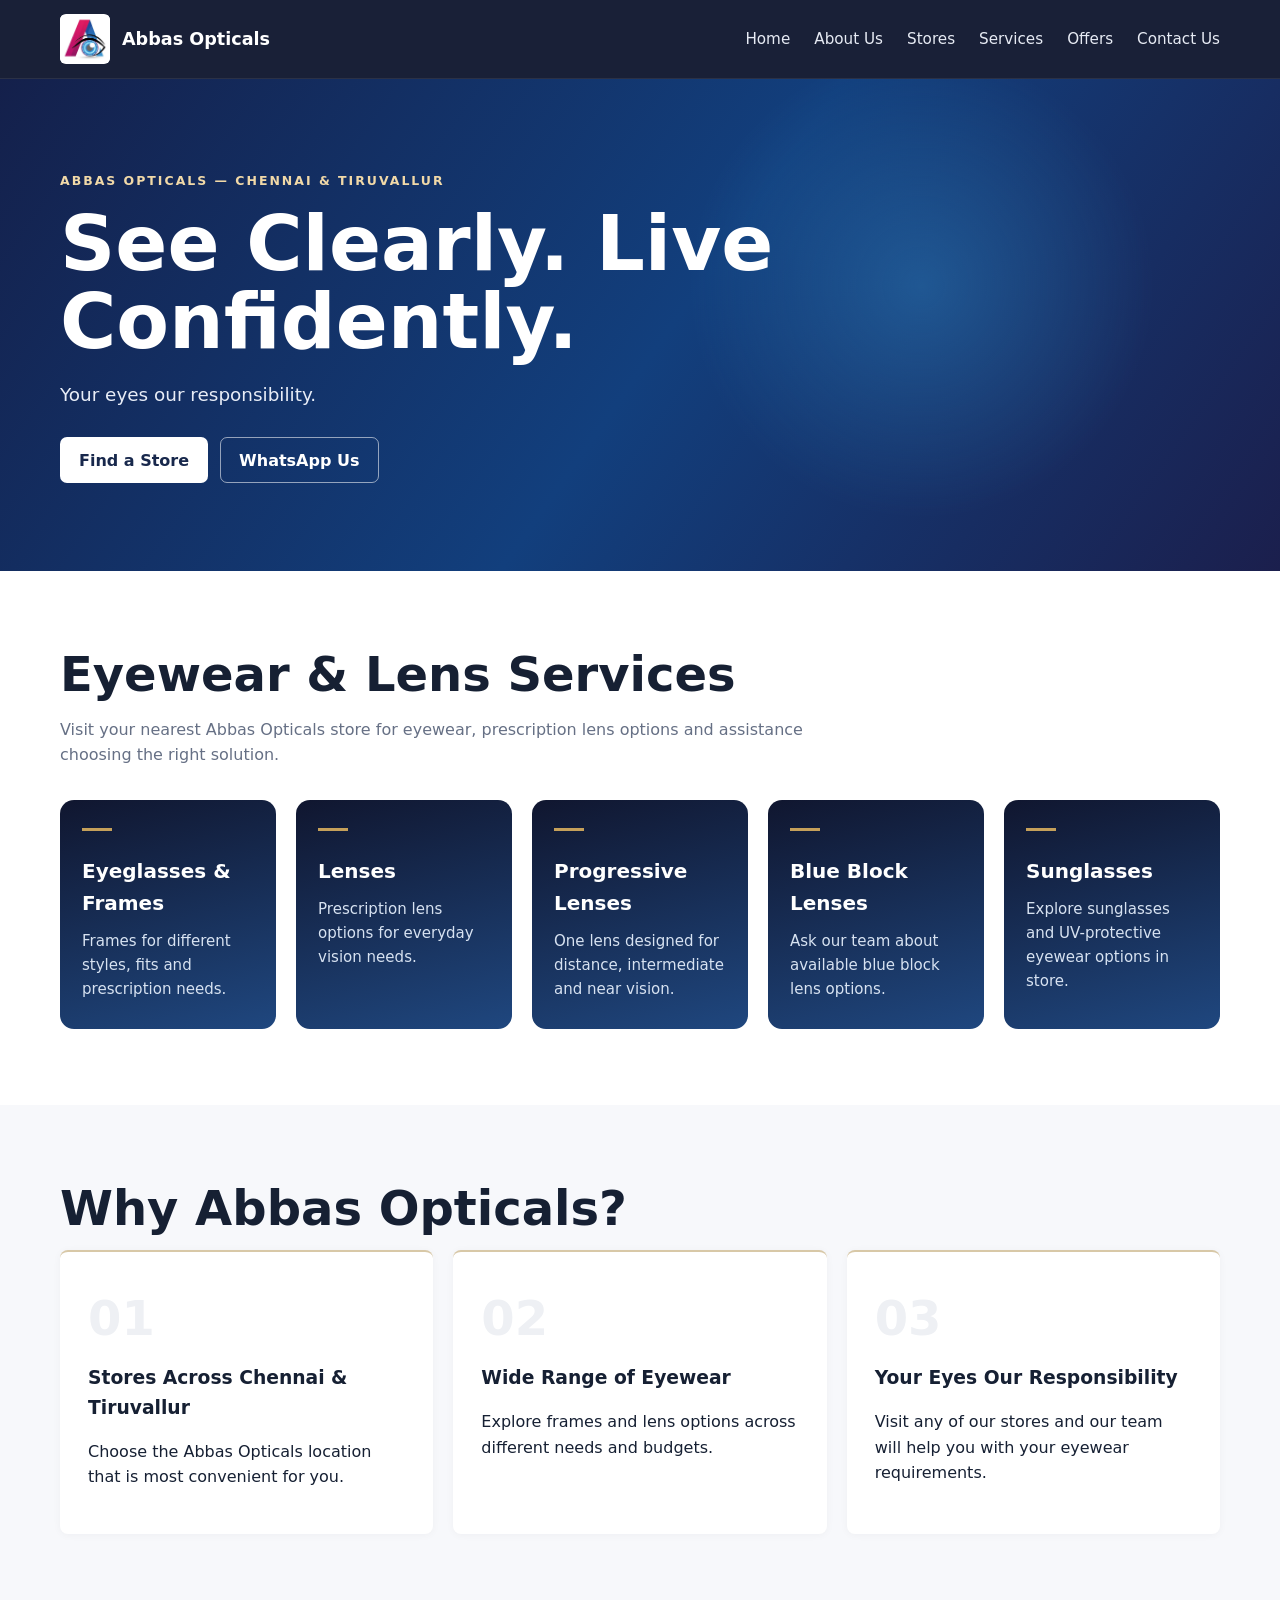
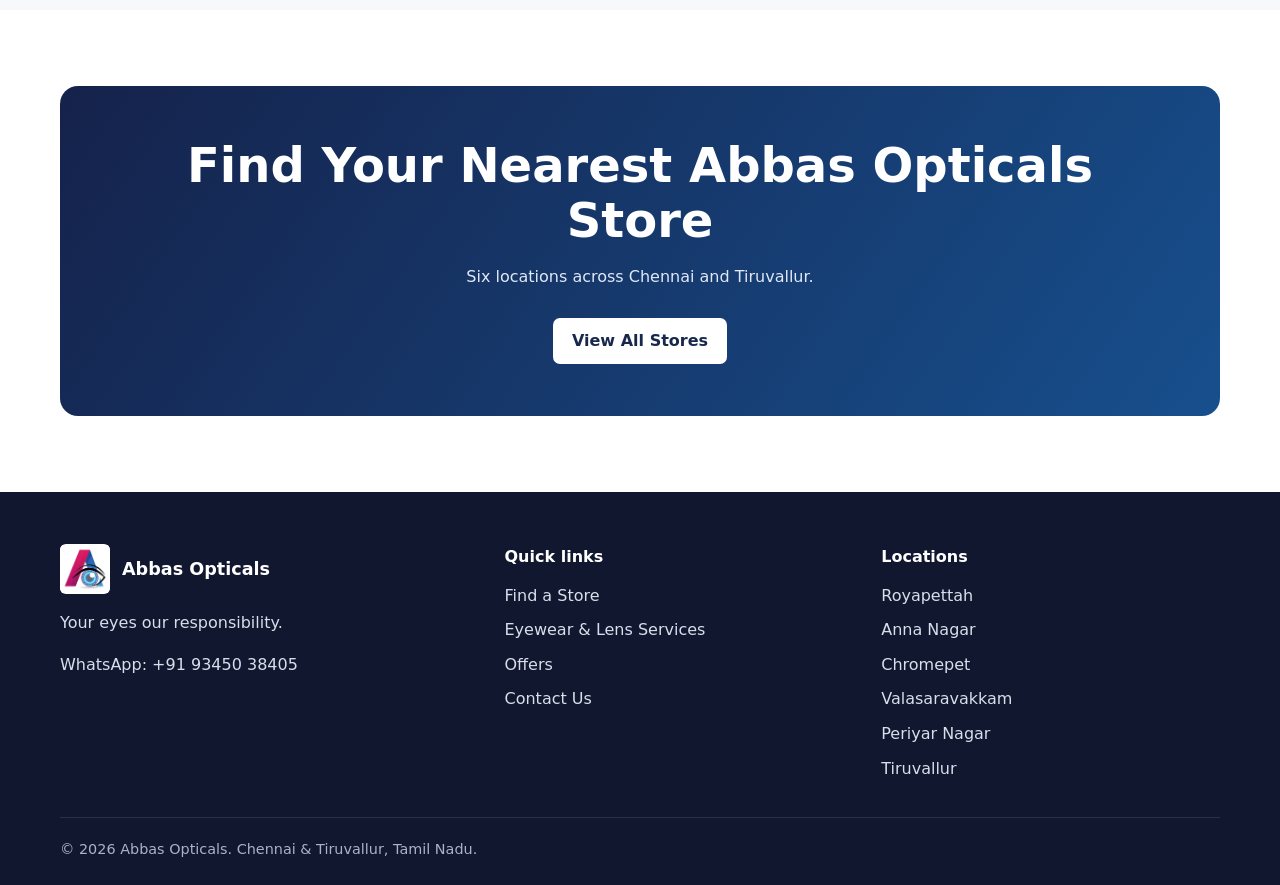
<file: index.html>
<!doctype html><html lang="en"><head><meta charset="utf-8"><meta name="viewport" content="width=device-width,initial-scale=1"><title>Abbas Opticals | Eyewear Stores in Chennai &amp; Tiruvallur</title><meta name="description" content="Find Abbas Opticals stores across Chennai and Tiruvallur. View store addresses, phone numbers, opening hours, directions and eyewear services."><link rel="canonical" href="https://abbasopticals.com/"><link rel="icon" href="/assets/logo.png"><link rel="stylesheet" href="/assets/styles.css"><script type="application/ld+json">{"@context": "https://schema.org", "@type": "Organization", "name": "Abbas Opticals", "url": "https://abbasopticals.com", "logo": "https://abbasopticals.com/assets/logo.png", "contactPoint": {"@type": "ContactPoint", "contactType": "customer service", "telephone": "+91-93450-38405"}, "areaServed": ["Chennai", "Tiruvallur"]}</script></head><body><header class="site-header"><div class="container nav"><a class="brand" href="/"> <img src="/assets/logo.png" alt="Abbas Opticals logo"><span>Abbas Opticals</span></a><button class="menu-btn" aria-label="Open menu">☰</button><nav class="navlinks"><a href="/">Home</a><a href="/about.html">About Us</a><a href="/stores/">Stores</a><a href="/services.html">Services</a><a href="/offers.html">Offers</a><a href="/contact.html">Contact Us</a></nav></div></header><main><section class="hero"><div class="container"><div class="eyebrow">Abbas Opticals — Chennai & Tiruvallur</div><h1>See Clearly. Live Confidently.</h1><p>Your eyes our responsibility.</p><div class="actions"><a class="btn btn-primary" href="/stores/">Find a Store</a><a class="btn btn-secondary" href="https://wa.me/919345038405?text=Hi%20Abbas%20Opticals%2C%20I%20found%20you%20through%20your%20website%20and%20would%20like%20assistance." target="_blank" rel="noopener">WhatsApp Us</a></div></div></section>
<section class="section"><div class="container"><h2>Eyewear & Lens Services</h2><p class="lead">Visit your nearest Abbas Opticals store for eyewear, prescription lens options and assistance choosing the right solution.</p><div class="grid service-grid"><div class="service"><div class="bar"></div><h3>Eyeglasses & Frames</h3><p>Frames for different styles, fits and prescription needs.</p></div><div class="service"><div class="bar"></div><h3>Lenses</h3><p>Prescription lens options for everyday vision needs.</p></div><div class="service"><div class="bar"></div><h3>Progressive Lenses</h3><p>One lens designed for distance, intermediate and near vision.</p></div><div class="service"><div class="bar"></div><h3>Blue Block Lenses</h3><p>Ask our team about available blue block lens options.</p></div><div class="service"><div class="bar"></div><h3>Sunglasses</h3><p>Explore sunglasses and UV-protective eyewear options in store.</p></div></div></div></section>
<section class="section alt"><div class="container"><h2>Why Abbas Opticals?</h2><div class="grid three"><div class="reason"><div class="num">01</div><h3>Stores Across Chennai & Tiruvallur</h3><p>Choose the Abbas Opticals location that is most convenient for you.</p></div><div class="reason"><div class="num">02</div><h3>Wide Range of Eyewear</h3><p>Explore frames and lens options across different needs and budgets.</p></div><div class="reason"><div class="num">03</div><h3>Your Eyes Our Responsibility</h3><p>Visit any of our stores and our team will help you with your eyewear requirements.</p></div></div></div></section>
<section class="section"><div class="container"><div class="cta"><h2>Find Your Nearest Abbas Opticals Store</h2><p>Six locations across Chennai and Tiruvallur.</p><div class="actions" style="justify-content:center"><a class="btn btn-primary" href="/stores/">View All Stores</a></div></div></div></section></main><footer class="footer"><div class="container"><div class="footer-grid"><div><a class="brand" href="/"><img src="/assets/logo.png" alt="Abbas Opticals logo"><span>Abbas Opticals</span></a><p>Your eyes our responsibility.</p><a href="https://wa.me/919345038405?text=Hi%20Abbas%20Opticals%2C%20I%20found%20you%20through%20your%20website%20and%20would%20like%20assistance." target="_blank" rel="noopener">WhatsApp: +91 93450 38405</a></div><div><h4>Quick links</h4><div class="footer-links"><a href="/stores/">Find a Store</a><a href="/services.html">Eyewear & Lens Services</a><a href="/offers.html">Offers</a><a href="/contact.html">Contact Us</a></div></div><div><h4>Locations</h4><div class="footer-links"><a href="/stores/royapettah.html">Royapettah</a><a href="/stores/anna-nagar.html">Anna Nagar</a><a href="/stores/chromepet.html">Chromepet</a><a href="/stores/valasaravakkam.html">Valasaravakkam</a><a href="/stores/periyar-nagar.html">Periyar Nagar</a><a href="/stores/tiruvallur.html">Tiruvallur</a></div></div></div><div class="copyright">© 2026 Abbas Opticals. Chennai & Tiruvallur, Tamil Nadu.</div></div></footer><script src="/assets/site.js" defer></script></body></html>
</file>
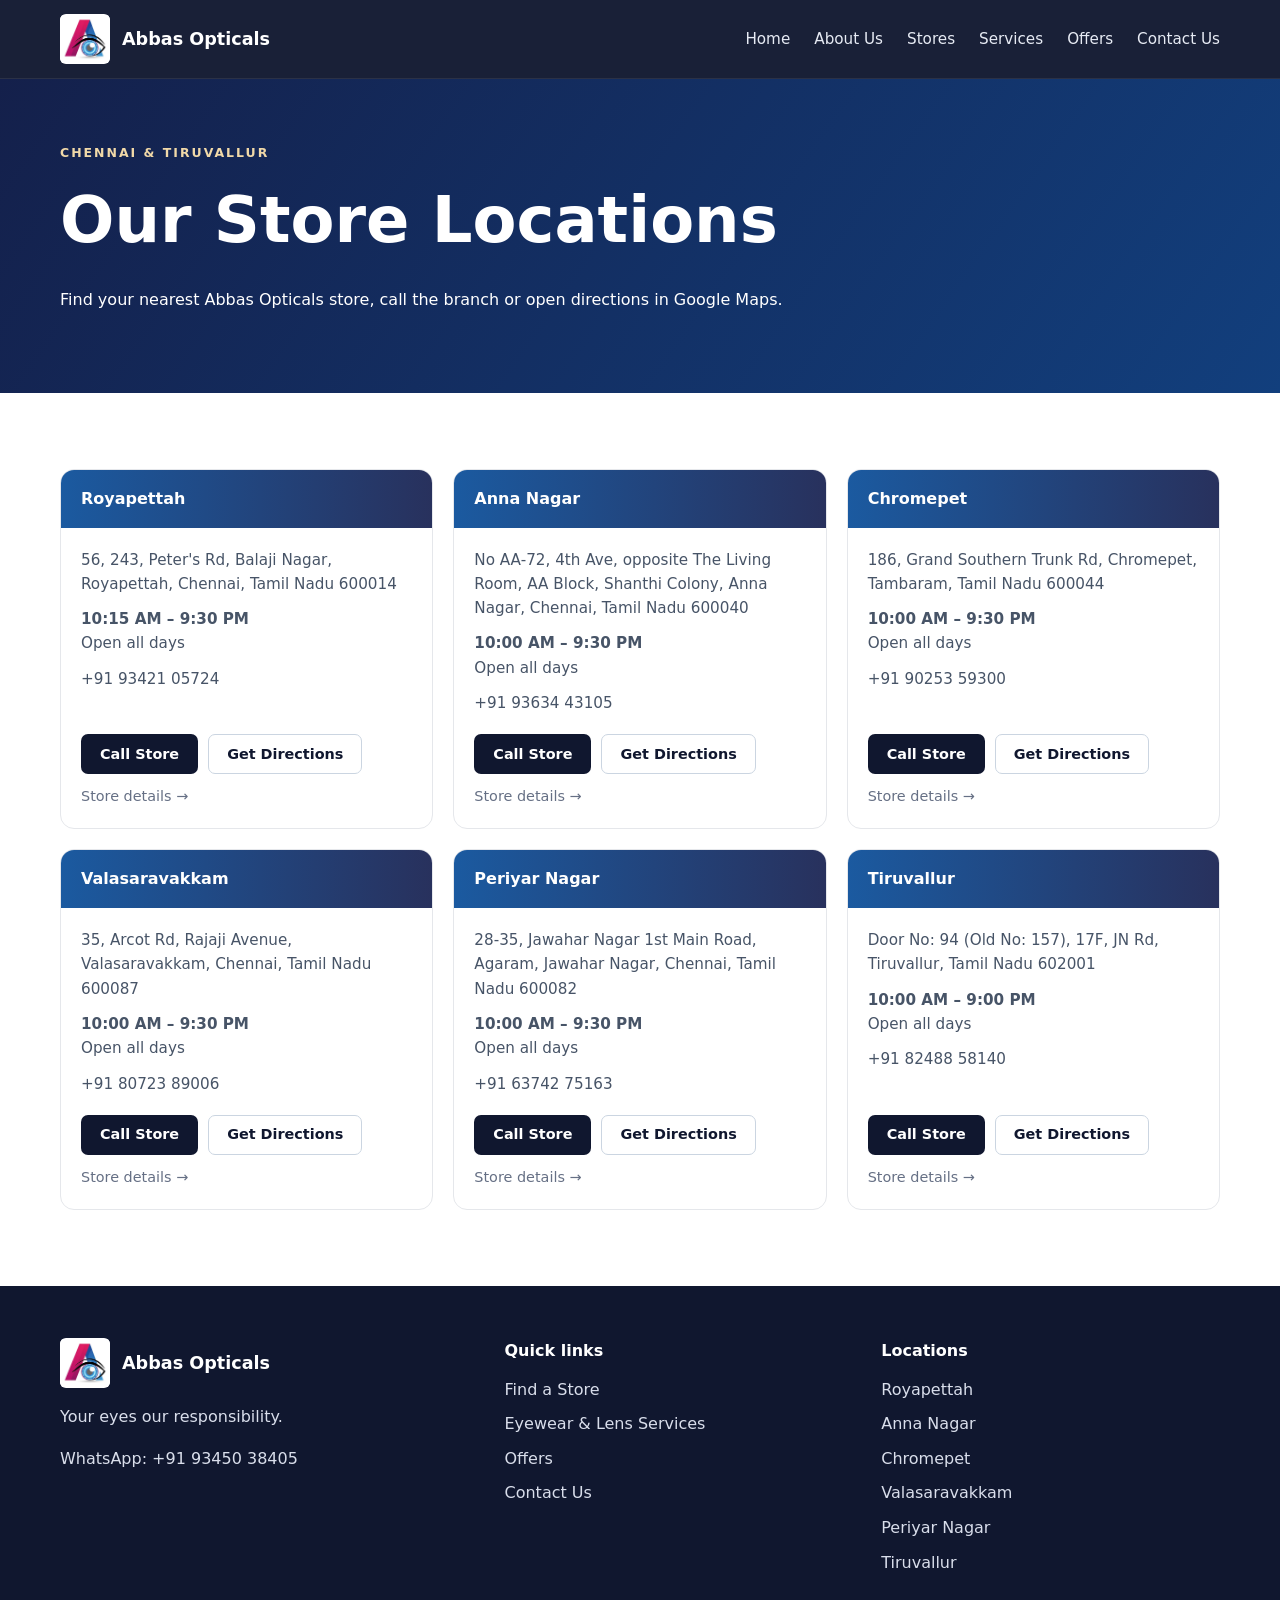
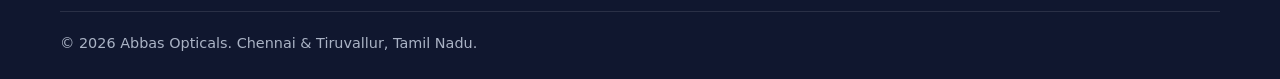
<file: stores/index.html>
<!doctype html><html lang="en"><head><meta charset="utf-8"><meta name="viewport" content="width=device-width,initial-scale=1"><title>Abbas Opticals Store Locations</title><meta name="description" content="Find Abbas Opticals stores in Royapettah, Anna Nagar, Chromepet, Valasaravakkam, Periyar Nagar and Tiruvallur."><link rel="canonical" href="https://abbasopticals.com/stores/"><link rel="icon" href="/assets/logo.png"><link rel="stylesheet" href="/assets/styles.css"></head><body><header class="site-header"><div class="container nav"><a class="brand" href="/"> <img src="/assets/logo.png" alt="Abbas Opticals logo"><span>Abbas Opticals</span></a><button class="menu-btn" aria-label="Open menu">☰</button><nav class="navlinks"><a href="/">Home</a><a href="/about.html">About Us</a><a href="/stores/">Stores</a><a href="/services.html">Services</a><a href="/offers.html">Offers</a><a href="/contact.html">Contact Us</a></nav></div></header><main><section class="page-hero"><div class="container"><div class="eyebrow">Chennai & Tiruvallur</div><h1>Our Store Locations</h1><p>Find your nearest Abbas Opticals store, call the branch or open directions in Google Maps.</p></div></section><section class="section"><div class="container"><div class="grid stores-grid"><article class="store-card"><div class="head">Royapettah</div><div class="body"><div class="meta">56, 243, Peter's Rd, Balaji Nagar, Royapettah, Chennai, Tamil Nadu 600014</div><div class="meta"><strong>10:15 AM – 9:30 PM</strong><br>Open all days</div><div class="meta"><a href="tel:+919342105724">+91 93421 05724</a></div><div class="store-actions"><a class="btn btn-dark" href="tel:+919342105724">Call Store</a><a class="btn btn-outline" href="https://share.google/uCdXD1ZW5gvnIDTOS" target="_blank" rel="noopener">Get Directions</a></div><a class="small" href="/stores/royapettah.html">Store details →</a></div></article><article class="store-card"><div class="head">Anna Nagar</div><div class="body"><div class="meta">No AA-72, 4th Ave, opposite The Living Room, AA Block, Shanthi Colony, Anna Nagar, Chennai, Tamil Nadu 600040</div><div class="meta"><strong>10:00 AM – 9:30 PM</strong><br>Open all days</div><div class="meta"><a href="tel:+919363443105">+91 93634 43105</a></div><div class="store-actions"><a class="btn btn-dark" href="tel:+919363443105">Call Store</a><a class="btn btn-outline" href="https://share.google/SbbnxvnTO7bFYa6qw" target="_blank" rel="noopener">Get Directions</a></div><a class="small" href="/stores/anna-nagar.html">Store details →</a></div></article><article class="store-card"><div class="head">Chromepet</div><div class="body"><div class="meta">186, Grand Southern Trunk Rd, Chromepet, Tambaram, Tamil Nadu 600044</div><div class="meta"><strong>10:00 AM – 9:30 PM</strong><br>Open all days</div><div class="meta"><a href="tel:+919025359300">+91 90253 59300</a></div><div class="store-actions"><a class="btn btn-dark" href="tel:+919025359300">Call Store</a><a class="btn btn-outline" href="https://share.google/uc9RBxB8da132KmlM" target="_blank" rel="noopener">Get Directions</a></div><a class="small" href="/stores/chromepet.html">Store details →</a></div></article><article class="store-card"><div class="head">Valasaravakkam</div><div class="body"><div class="meta">35, Arcot Rd, Rajaji Avenue, Valasaravakkam, Chennai, Tamil Nadu 600087</div><div class="meta"><strong>10:00 AM – 9:30 PM</strong><br>Open all days</div><div class="meta"><a href="tel:+918072389006">+91 80723 89006</a></div><div class="store-actions"><a class="btn btn-dark" href="tel:+918072389006">Call Store</a><a class="btn btn-outline" href="https://share.google/SswGbIdh7DWVJxGRd" target="_blank" rel="noopener">Get Directions</a></div><a class="small" href="/stores/valasaravakkam.html">Store details →</a></div></article><article class="store-card"><div class="head">Periyar Nagar</div><div class="body"><div class="meta">28-35, Jawahar Nagar 1st Main Road, Agaram, Jawahar Nagar, Chennai, Tamil Nadu 600082</div><div class="meta"><strong>10:00 AM – 9:30 PM</strong><br>Open all days</div><div class="meta"><a href="tel:+916374275163">+91 63742 75163</a></div><div class="store-actions"><a class="btn btn-dark" href="tel:+916374275163">Call Store</a><a class="btn btn-outline" href="https://share.google/J8e9quARTIwfPeVNs" target="_blank" rel="noopener">Get Directions</a></div><a class="small" href="/stores/periyar-nagar.html">Store details →</a></div></article><article class="store-card"><div class="head">Tiruvallur</div><div class="body"><div class="meta">Door No: 94 (Old No: 157), 17F, JN Rd, Tiruvallur, Tamil Nadu 602001</div><div class="meta"><strong>10:00 AM – 9:00 PM</strong><br>Open all days</div><div class="meta"><a href="tel:+918248858140">+91 82488 58140</a></div><div class="store-actions"><a class="btn btn-dark" href="tel:+918248858140">Call Store</a><a class="btn btn-outline" href="https://share.google/GbrHIPQPOe6J3nFgJ" target="_blank" rel="noopener">Get Directions</a></div><a class="small" href="/stores/tiruvallur.html">Store details →</a></div></article></div></div></section></main><footer class="footer"><div class="container"><div class="footer-grid"><div><a class="brand" href="/"><img src="/assets/logo.png" alt="Abbas Opticals logo"><span>Abbas Opticals</span></a><p>Your eyes our responsibility.</p><a href="https://wa.me/919345038405?text=Hi%20Abbas%20Opticals%2C%20I%20found%20you%20through%20your%20website%20and%20would%20like%20assistance." target="_blank" rel="noopener">WhatsApp: +91 93450 38405</a></div><div><h4>Quick links</h4><div class="footer-links"><a href="/stores/">Find a Store</a><a href="/services.html">Eyewear & Lens Services</a><a href="/offers.html">Offers</a><a href="/contact.html">Contact Us</a></div></div><div><h4>Locations</h4><div class="footer-links"><a href="/stores/royapettah.html">Royapettah</a><a href="/stores/anna-nagar.html">Anna Nagar</a><a href="/stores/chromepet.html">Chromepet</a><a href="/stores/valasaravakkam.html">Valasaravakkam</a><a href="/stores/periyar-nagar.html">Periyar Nagar</a><a href="/stores/tiruvallur.html">Tiruvallur</a></div></div></div><div class="copyright">© 2026 Abbas Opticals. Chennai & Tiruvallur, Tamil Nadu.</div></div></footer><script src="/assets/site.js" defer></script></body></html>
</file>
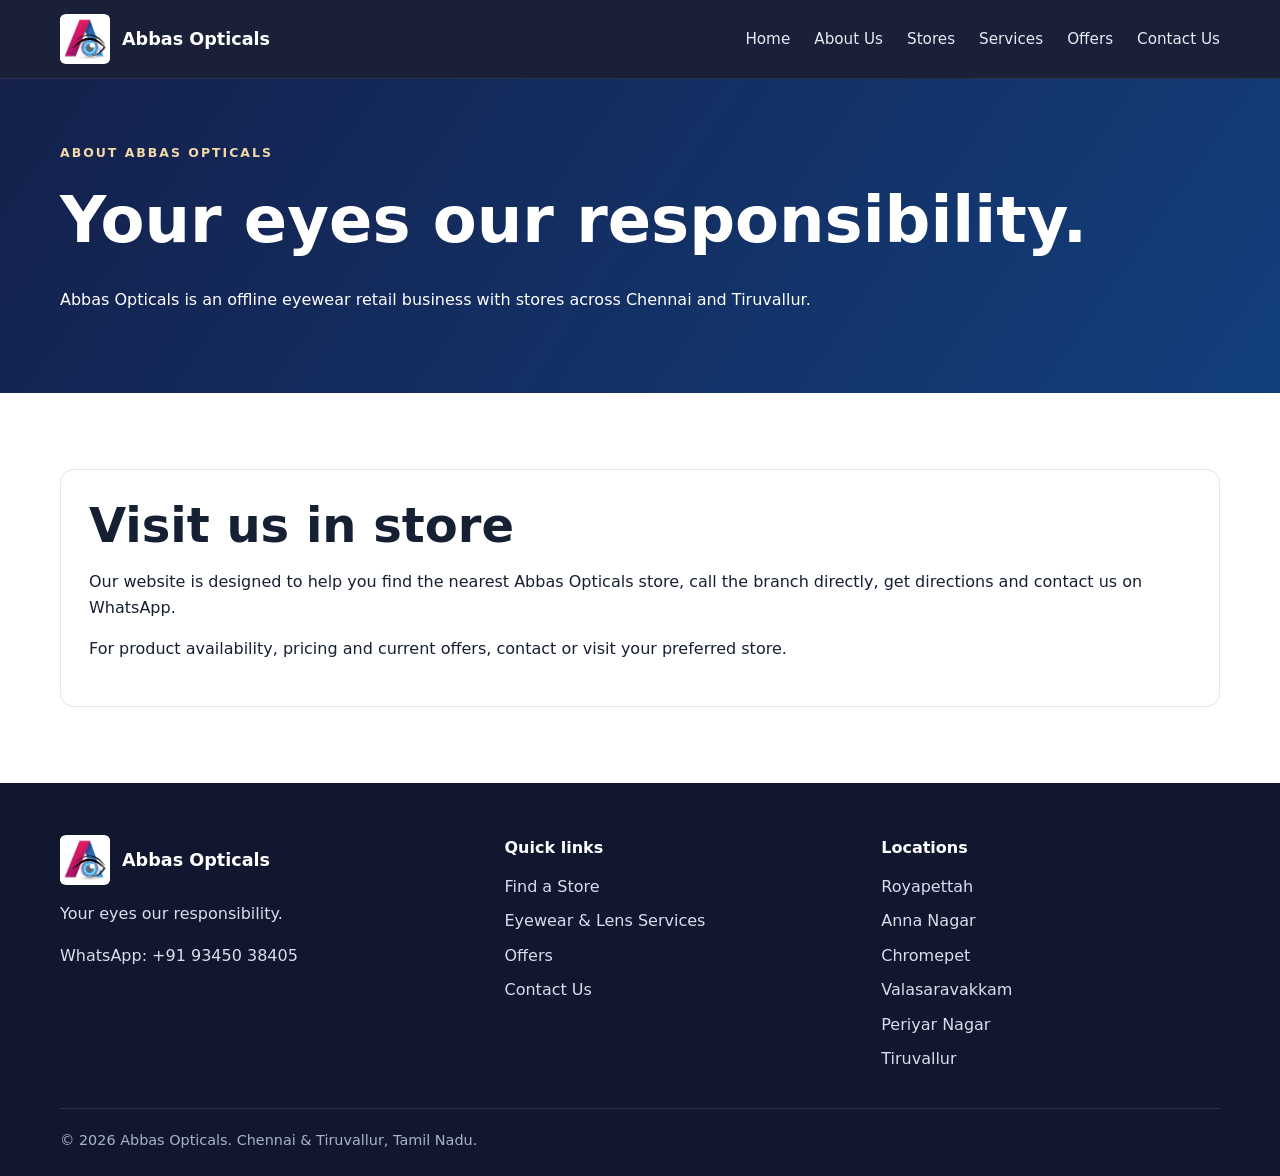
<file: about.html>
<!doctype html><html lang="en"><head><meta charset="utf-8"><meta name="viewport" content="width=device-width,initial-scale=1"><title>About Abbas Opticals</title><meta name="description" content="Learn about Abbas Opticals and find our eyewear stores across Chennai and Tiruvallur."><link rel="canonical" href="https://abbasopticals.com/about.html"><link rel="icon" href="/assets/logo.png"><link rel="stylesheet" href="/assets/styles.css"></head><body><header class="site-header"><div class="container nav"><a class="brand" href="/"> <img src="/assets/logo.png" alt="Abbas Opticals logo"><span>Abbas Opticals</span></a><button class="menu-btn" aria-label="Open menu">☰</button><nav class="navlinks"><a href="/">Home</a><a href="/about.html">About Us</a><a href="/stores/">Stores</a><a href="/services.html">Services</a><a href="/offers.html">Offers</a><a href="/contact.html">Contact Us</a></nav></div></header><main><section class="page-hero"><div class="container"><div class="eyebrow">About Abbas Opticals</div><h1>Your eyes our responsibility.</h1><p>Abbas Opticals is an offline eyewear retail business with stores across Chennai and Tiruvallur.</p></div></section><section class="section"><div class="container"><div class="content-card"><h2>Visit us in store</h2><p>Our website is designed to help you find the nearest Abbas Opticals store, call the branch directly, get directions and contact us on WhatsApp.</p><p>For product availability, pricing and current offers, contact or visit your preferred store.</p></div></div></section></main><footer class="footer"><div class="container"><div class="footer-grid"><div><a class="brand" href="/"><img src="/assets/logo.png" alt="Abbas Opticals logo"><span>Abbas Opticals</span></a><p>Your eyes our responsibility.</p><a href="https://wa.me/919345038405?text=Hi%20Abbas%20Opticals%2C%20I%20found%20you%20through%20your%20website%20and%20would%20like%20assistance." target="_blank" rel="noopener">WhatsApp: +91 93450 38405</a></div><div><h4>Quick links</h4><div class="footer-links"><a href="/stores/">Find a Store</a><a href="/services.html">Eyewear & Lens Services</a><a href="/offers.html">Offers</a><a href="/contact.html">Contact Us</a></div></div><div><h4>Locations</h4><div class="footer-links"><a href="/stores/royapettah.html">Royapettah</a><a href="/stores/anna-nagar.html">Anna Nagar</a><a href="/stores/chromepet.html">Chromepet</a><a href="/stores/valasaravakkam.html">Valasaravakkam</a><a href="/stores/periyar-nagar.html">Periyar Nagar</a><a href="/stores/tiruvallur.html">Tiruvallur</a></div></div></div><div class="copyright">© 2026 Abbas Opticals. Chennai & Tiruvallur, Tamil Nadu.</div></div></footer><script src="/assets/site.js" defer></script></body></html>
</file>
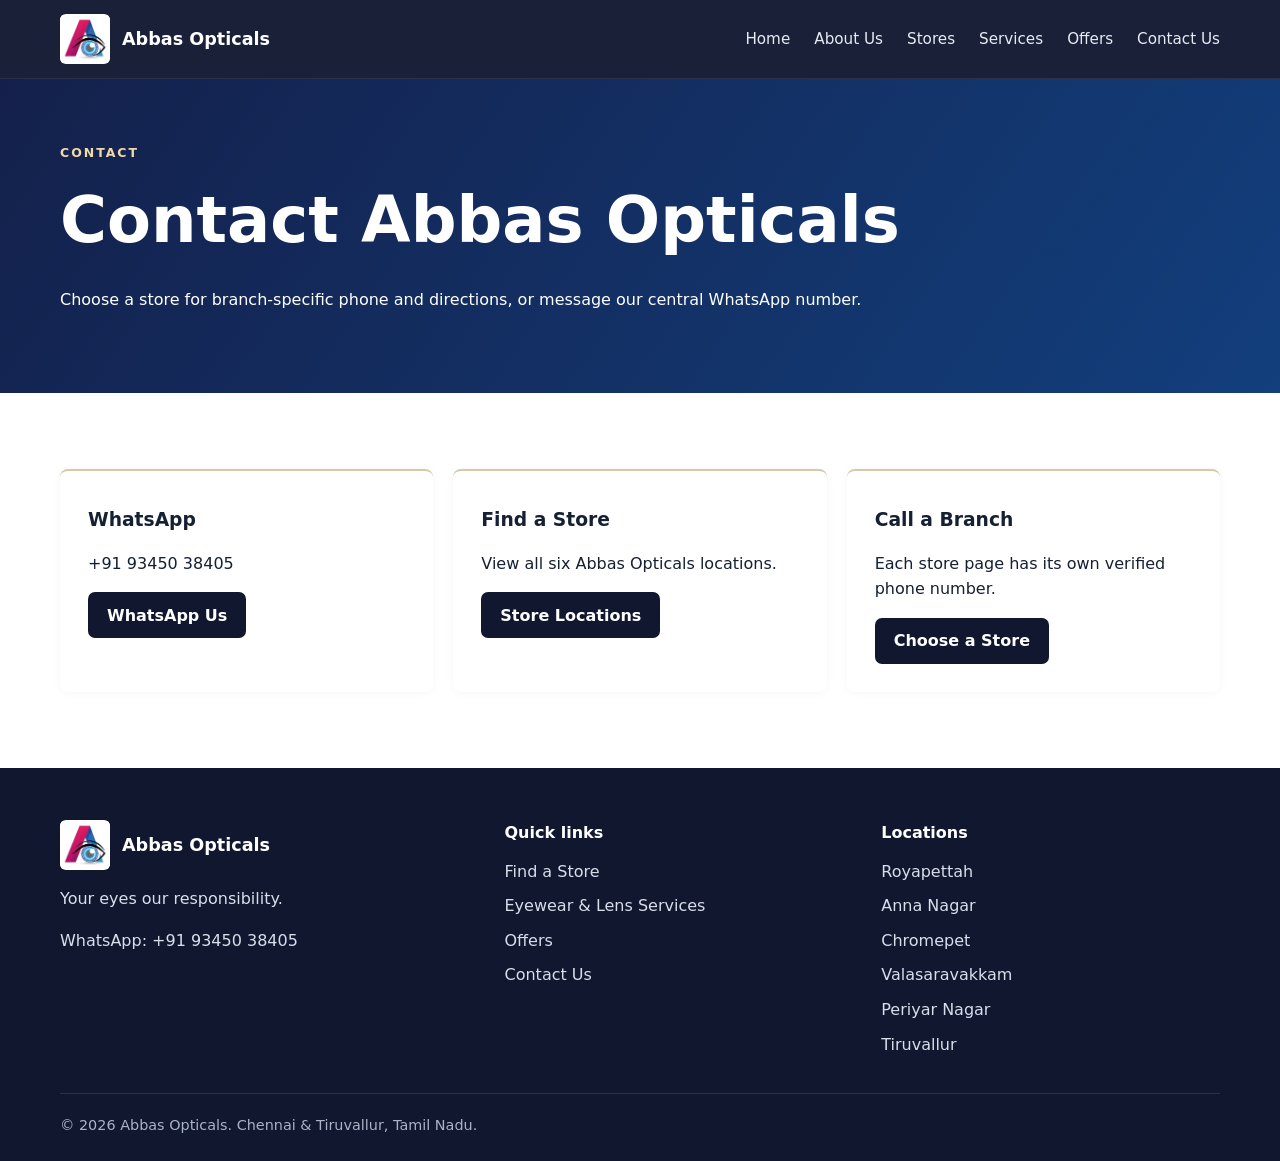
<file: contact.html>
<!doctype html><html lang="en"><head><meta charset="utf-8"><meta name="viewport" content="width=device-width,initial-scale=1"><title>Contact Abbas Opticals</title><meta name="description" content="Contact Abbas Opticals on WhatsApp or find phone numbers and directions for our Chennai and Tiruvallur stores."><link rel="canonical" href="https://abbasopticals.com/contact.html"><link rel="icon" href="/assets/logo.png"><link rel="stylesheet" href="/assets/styles.css"></head><body><header class="site-header"><div class="container nav"><a class="brand" href="/"> <img src="/assets/logo.png" alt="Abbas Opticals logo"><span>Abbas Opticals</span></a><button class="menu-btn" aria-label="Open menu">☰</button><nav class="navlinks"><a href="/">Home</a><a href="/about.html">About Us</a><a href="/stores/">Stores</a><a href="/services.html">Services</a><a href="/offers.html">Offers</a><a href="/contact.html">Contact Us</a></nav></div></header><main><section class="page-hero"><div class="container"><div class="eyebrow">Contact</div><h1>Contact Abbas Opticals</h1><p>Choose a store for branch-specific phone and directions, or message our central WhatsApp number.</p></div></section><section class="section"><div class="container"><div class="grid three"><div class="reason"><h3>WhatsApp</h3><p>+91 93450 38405</p><a class="btn btn-dark" href="https://wa.me/919345038405?text=Hi%20Abbas%20Opticals%2C%20I%20found%20you%20through%20your%20website%20and%20would%20like%20assistance." target="_blank" rel="noopener">WhatsApp Us</a></div><div class="reason"><h3>Find a Store</h3><p>View all six Abbas Opticals locations.</p><a class="btn btn-dark" href="/stores/">Store Locations</a></div><div class="reason"><h3>Call a Branch</h3><p>Each store page has its own verified phone number.</p><a class="btn btn-dark" href="/stores/">Choose a Store</a></div></div></div></section></main><footer class="footer"><div class="container"><div class="footer-grid"><div><a class="brand" href="/"><img src="/assets/logo.png" alt="Abbas Opticals logo"><span>Abbas Opticals</span></a><p>Your eyes our responsibility.</p><a href="https://wa.me/919345038405?text=Hi%20Abbas%20Opticals%2C%20I%20found%20you%20through%20your%20website%20and%20would%20like%20assistance." target="_blank" rel="noopener">WhatsApp: +91 93450 38405</a></div><div><h4>Quick links</h4><div class="footer-links"><a href="/stores/">Find a Store</a><a href="/services.html">Eyewear & Lens Services</a><a href="/offers.html">Offers</a><a href="/contact.html">Contact Us</a></div></div><div><h4>Locations</h4><div class="footer-links"><a href="/stores/royapettah.html">Royapettah</a><a href="/stores/anna-nagar.html">Anna Nagar</a><a href="/stores/chromepet.html">Chromepet</a><a href="/stores/valasaravakkam.html">Valasaravakkam</a><a href="/stores/periyar-nagar.html">Periyar Nagar</a><a href="/stores/tiruvallur.html">Tiruvallur</a></div></div></div><div class="copyright">© 2026 Abbas Opticals. Chennai & Tiruvallur, Tamil Nadu.</div></div></footer><script src="/assets/site.js" defer></script></body></html>
</file>
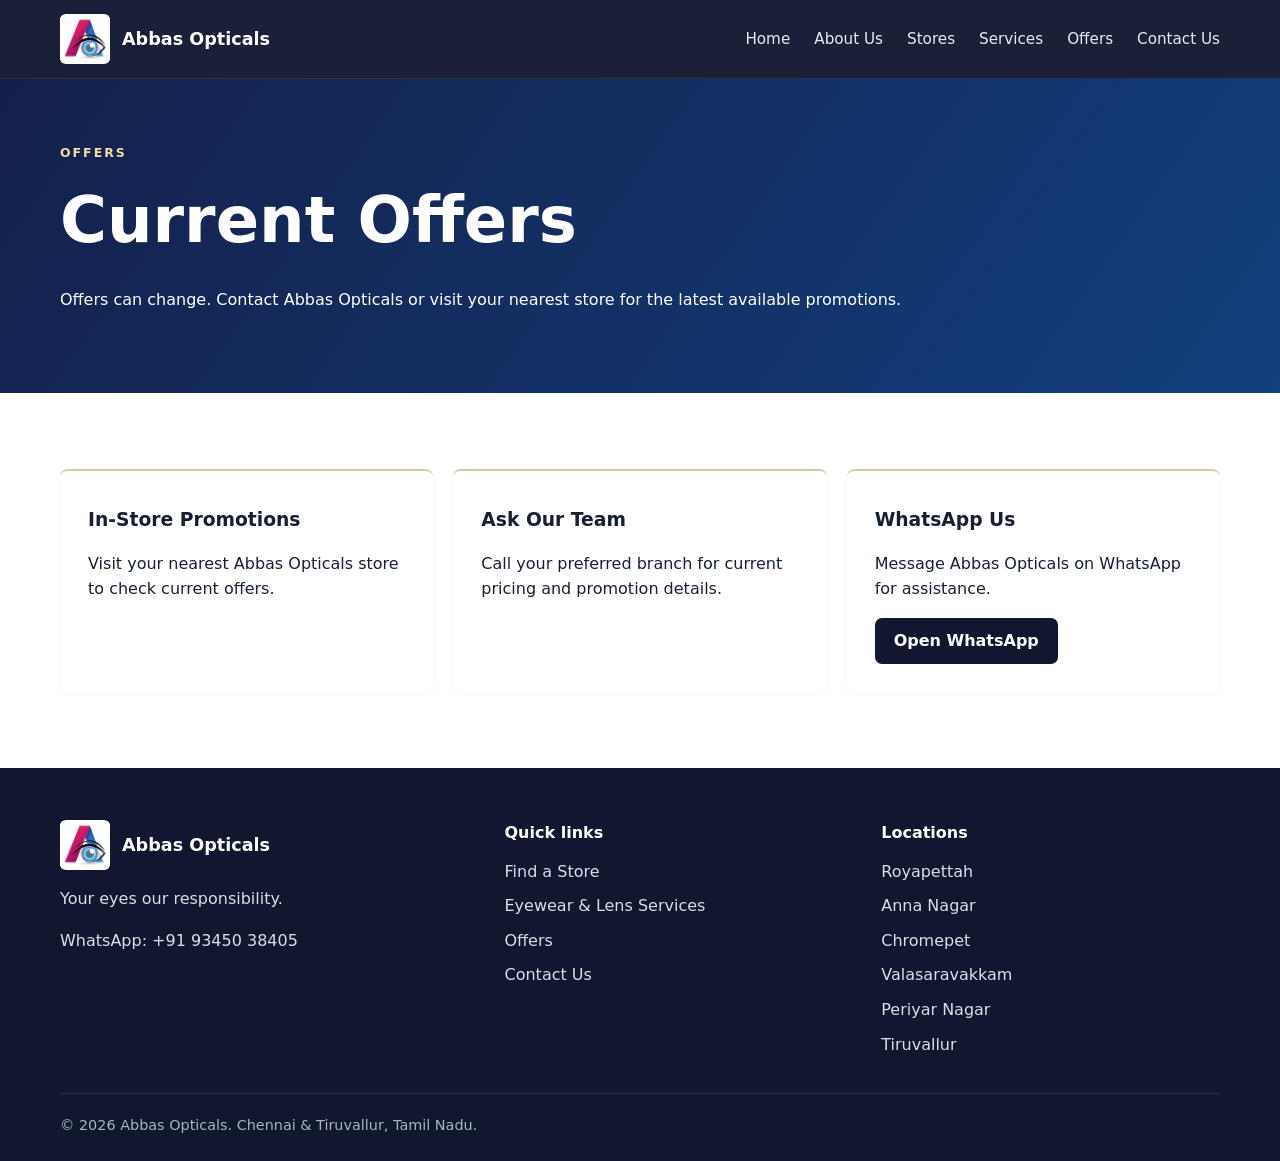
<file: offers.html>
<!doctype html><html lang="en"><head><meta charset="utf-8"><meta name="viewport" content="width=device-width,initial-scale=1"><title>Current Offers | Abbas Opticals</title><meta name="description" content="Contact Abbas Opticals or visit your nearest store for current eyewear offers and promotions."><link rel="canonical" href="https://abbasopticals.com/offers.html"><link rel="icon" href="/assets/logo.png"><link rel="stylesheet" href="/assets/styles.css"></head><body><header class="site-header"><div class="container nav"><a class="brand" href="/"> <img src="/assets/logo.png" alt="Abbas Opticals logo"><span>Abbas Opticals</span></a><button class="menu-btn" aria-label="Open menu">☰</button><nav class="navlinks"><a href="/">Home</a><a href="/about.html">About Us</a><a href="/stores/">Stores</a><a href="/services.html">Services</a><a href="/offers.html">Offers</a><a href="/contact.html">Contact Us</a></nav></div></header><main><section class="page-hero"><div class="container"><div class="eyebrow">Offers</div><h1>Current Offers</h1><p>Offers can change. Contact Abbas Opticals or visit your nearest store for the latest available promotions.</p></div></section><section class="section"><div class="container"><div class="grid three"><div class="reason"><h3>In-Store Promotions</h3><p>Visit your nearest Abbas Opticals store to check current offers.</p></div><div class="reason"><h3>Ask Our Team</h3><p>Call your preferred branch for current pricing and promotion details.</p></div><div class="reason"><h3>WhatsApp Us</h3><p>Message Abbas Opticals on WhatsApp for assistance.</p><a class="btn btn-dark" href="https://wa.me/919345038405?text=Hi%20Abbas%20Opticals%2C%20I%20found%20you%20through%20your%20website%20and%20would%20like%20assistance." target="_blank" rel="noopener">Open WhatsApp</a></div></div></div></section></main><footer class="footer"><div class="container"><div class="footer-grid"><div><a class="brand" href="/"><img src="/assets/logo.png" alt="Abbas Opticals logo"><span>Abbas Opticals</span></a><p>Your eyes our responsibility.</p><a href="https://wa.me/919345038405?text=Hi%20Abbas%20Opticals%2C%20I%20found%20you%20through%20your%20website%20and%20would%20like%20assistance." target="_blank" rel="noopener">WhatsApp: +91 93450 38405</a></div><div><h4>Quick links</h4><div class="footer-links"><a href="/stores/">Find a Store</a><a href="/services.html">Eyewear & Lens Services</a><a href="/offers.html">Offers</a><a href="/contact.html">Contact Us</a></div></div><div><h4>Locations</h4><div class="footer-links"><a href="/stores/royapettah.html">Royapettah</a><a href="/stores/anna-nagar.html">Anna Nagar</a><a href="/stores/chromepet.html">Chromepet</a><a href="/stores/valasaravakkam.html">Valasaravakkam</a><a href="/stores/periyar-nagar.html">Periyar Nagar</a><a href="/stores/tiruvallur.html">Tiruvallur</a></div></div></div><div class="copyright">© 2026 Abbas Opticals. Chennai & Tiruvallur, Tamil Nadu.</div></div></footer><script src="/assets/site.js" defer></script></body></html>
</file>
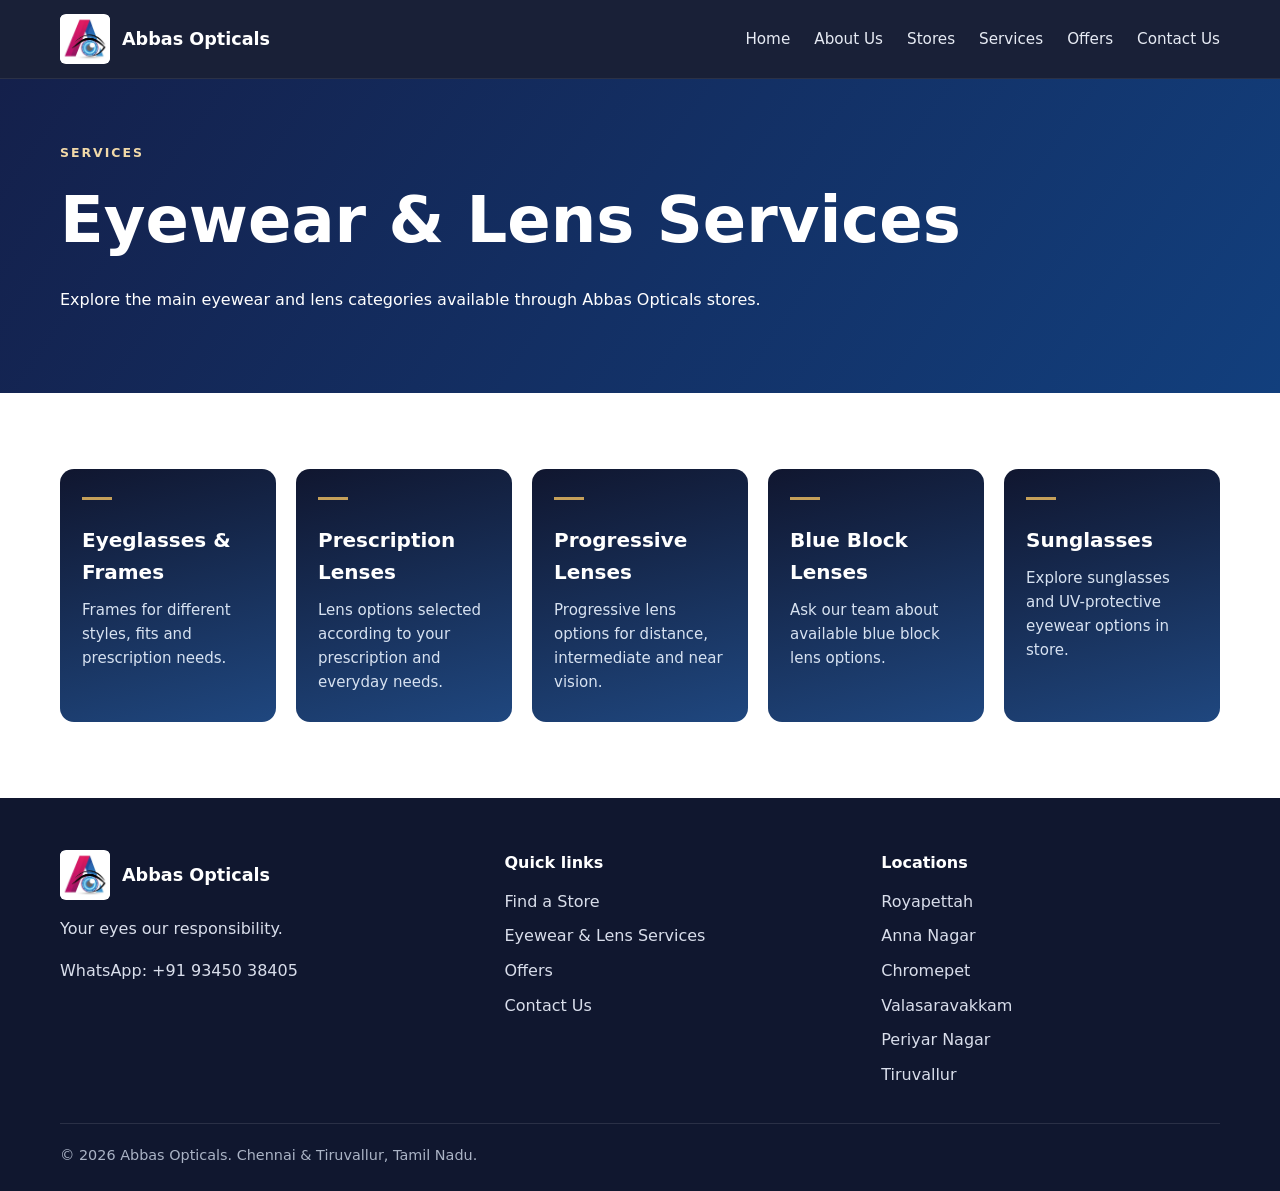
<file: services.html>
<!doctype html><html lang="en"><head><meta charset="utf-8"><meta name="viewport" content="width=device-width,initial-scale=1"><title>Eyewear &amp; Lens Services | Abbas Opticals</title><meta name="description" content="Explore eyeglasses, prescription lenses, progressive lenses, blue block lenses and sunglasses at Abbas Opticals."><link rel="canonical" href="https://abbasopticals.com/services.html"><link rel="icon" href="/assets/logo.png"><link rel="stylesheet" href="/assets/styles.css"></head><body><header class="site-header"><div class="container nav"><a class="brand" href="/"> <img src="/assets/logo.png" alt="Abbas Opticals logo"><span>Abbas Opticals</span></a><button class="menu-btn" aria-label="Open menu">☰</button><nav class="navlinks"><a href="/">Home</a><a href="/about.html">About Us</a><a href="/stores/">Stores</a><a href="/services.html">Services</a><a href="/offers.html">Offers</a><a href="/contact.html">Contact Us</a></nav></div></header><main><section class="page-hero"><div class="container"><div class="eyebrow">Services</div><h1>Eyewear & Lens Services</h1><p>Explore the main eyewear and lens categories available through Abbas Opticals stores.</p></div></section><section class="section"><div class="container"><div class="grid service-grid"><div class="service"><div class="bar"></div><h3>Eyeglasses & Frames</h3><p>Frames for different styles, fits and prescription needs.</p></div><div class="service"><div class="bar"></div><h3>Prescription Lenses</h3><p>Lens options selected according to your prescription and everyday needs.</p></div><div class="service"><div class="bar"></div><h3>Progressive Lenses</h3><p>Progressive lens options for distance, intermediate and near vision.</p></div><div class="service"><div class="bar"></div><h3>Blue Block Lenses</h3><p>Ask our team about available blue block lens options.</p></div><div class="service"><div class="bar"></div><h3>Sunglasses</h3><p>Explore sunglasses and UV-protective eyewear options in store.</p></div></div></div></section></main><footer class="footer"><div class="container"><div class="footer-grid"><div><a class="brand" href="/"><img src="/assets/logo.png" alt="Abbas Opticals logo"><span>Abbas Opticals</span></a><p>Your eyes our responsibility.</p><a href="https://wa.me/919345038405?text=Hi%20Abbas%20Opticals%2C%20I%20found%20you%20through%20your%20website%20and%20would%20like%20assistance." target="_blank" rel="noopener">WhatsApp: +91 93450 38405</a></div><div><h4>Quick links</h4><div class="footer-links"><a href="/stores/">Find a Store</a><a href="/services.html">Eyewear & Lens Services</a><a href="/offers.html">Offers</a><a href="/contact.html">Contact Us</a></div></div><div><h4>Locations</h4><div class="footer-links"><a href="/stores/royapettah.html">Royapettah</a><a href="/stores/anna-nagar.html">Anna Nagar</a><a href="/stores/chromepet.html">Chromepet</a><a href="/stores/valasaravakkam.html">Valasaravakkam</a><a href="/stores/periyar-nagar.html">Periyar Nagar</a><a href="/stores/tiruvallur.html">Tiruvallur</a></div></div></div><div class="copyright">© 2026 Abbas Opticals. Chennai & Tiruvallur, Tamil Nadu.</div></div></footer><script src="/assets/site.js" defer></script></body></html>
</file>
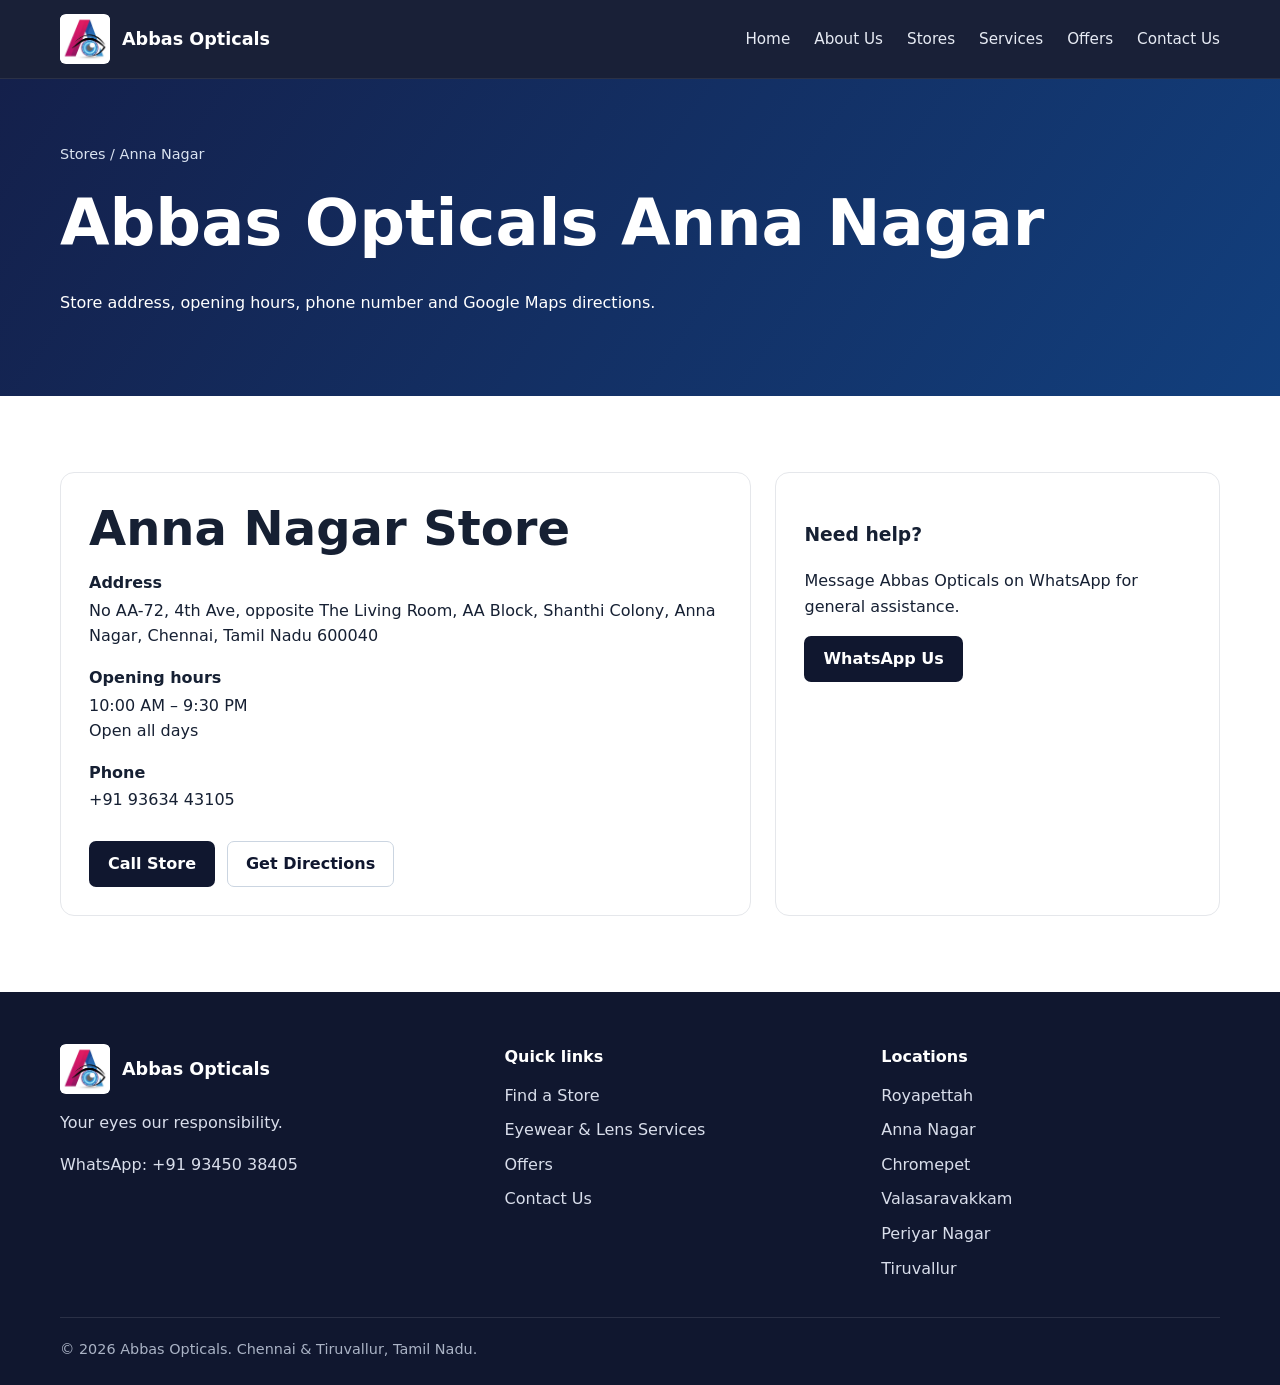
<file: stores/anna-nagar.html>
<!doctype html><html lang="en"><head><meta charset="utf-8"><meta name="viewport" content="width=device-width,initial-scale=1"><title>Abbas Opticals Anna Nagar | Address, Phone &amp; Directions</title><meta name="description" content="Visit Abbas Opticals Anna Nagar. View address, opening hours, phone number and Google Maps directions."><link rel="canonical" href="https://abbasopticals.com/stores/anna-nagar.html"><link rel="icon" href="/assets/logo.png"><link rel="stylesheet" href="/assets/styles.css"><script type="application/ld+json">{"@context": "https://schema.org", "@type": "Optician", "name": "Abbas Opticals Anna Nagar", "url": "https://abbasopticals.com/stores/anna-nagar.html", "image": "https://abbasopticals.com/assets/logo.png", "telephone": "+91 93634 43105", "address": {"@type": "PostalAddress", "streetAddress": "No AA-72, 4th Ave, opposite The Living Room, AA Block, Shanthi Colony, Anna Nagar, Chennai, Tamil Nadu 600040", "addressLocality": "Chennai", "addressRegion": "Tamil Nadu", "addressCountry": "IN"}, "openingHours": "Mo-Su 10:00-21:30", "sameAs": ["https://share.google/SbbnxvnTO7bFYa6qw"]}</script></head><body><header class="site-header"><div class="container nav"><a class="brand" href="/"> <img src="/assets/logo.png" alt="Abbas Opticals logo"><span>Abbas Opticals</span></a><button class="menu-btn" aria-label="Open menu">☰</button><nav class="navlinks"><a href="/">Home</a><a href="/about.html">About Us</a><a href="/stores/">Stores</a><a href="/services.html">Services</a><a href="/offers.html">Offers</a><a href="/contact.html">Contact Us</a></nav></div></header><main><section class="page-hero"><div class="container"><div class="breadcrumb"><a href="/stores/">Stores</a> / Anna Nagar</div><h1>Abbas Opticals Anna Nagar</h1><p>Store address, opening hours, phone number and Google Maps directions.</p></div></section><section class="section"><div class="container"><div class="store-detail"><div class="content-card"><h2>Anna Nagar Store</h2><div class="detail-list"><div class="detail-item"><strong>Address</strong>No AA-72, 4th Ave, opposite The Living Room, AA Block, Shanthi Colony, Anna Nagar, Chennai, Tamil Nadu 600040</div><div class="detail-item"><strong>Opening hours</strong>10:00 AM – 9:30 PM<br>Open all days</div><div class="detail-item"><strong>Phone</strong><a href="tel:+919363443105">+91 93634 43105</a></div></div><div class="actions"><a class="btn btn-dark" href="tel:+919363443105">Call Store</a><a class="btn btn-outline" href="https://share.google/SbbnxvnTO7bFYa6qw" target="_blank" rel="noopener">Get Directions</a></div></div><aside class="content-card"><h3>Need help?</h3><p>Message Abbas Opticals on WhatsApp for general assistance.</p><a class="btn btn-dark" href="https://wa.me/919345038405?text=Hi%20Abbas%20Opticals%2C%20I%20found%20you%20through%20your%20website%20and%20would%20like%20assistance." target="_blank" rel="noopener">WhatsApp Us</a></aside></div></div></section></main><footer class="footer"><div class="container"><div class="footer-grid"><div><a class="brand" href="/"><img src="/assets/logo.png" alt="Abbas Opticals logo"><span>Abbas Opticals</span></a><p>Your eyes our responsibility.</p><a href="https://wa.me/919345038405?text=Hi%20Abbas%20Opticals%2C%20I%20found%20you%20through%20your%20website%20and%20would%20like%20assistance." target="_blank" rel="noopener">WhatsApp: +91 93450 38405</a></div><div><h4>Quick links</h4><div class="footer-links"><a href="/stores/">Find a Store</a><a href="/services.html">Eyewear & Lens Services</a><a href="/offers.html">Offers</a><a href="/contact.html">Contact Us</a></div></div><div><h4>Locations</h4><div class="footer-links"><a href="/stores/royapettah.html">Royapettah</a><a href="/stores/anna-nagar.html">Anna Nagar</a><a href="/stores/chromepet.html">Chromepet</a><a href="/stores/valasaravakkam.html">Valasaravakkam</a><a href="/stores/periyar-nagar.html">Periyar Nagar</a><a href="/stores/tiruvallur.html">Tiruvallur</a></div></div></div><div class="copyright">© 2026 Abbas Opticals. Chennai & Tiruvallur, Tamil Nadu.</div></div></footer><script src="/assets/site.js" defer></script></body></html>
</file>
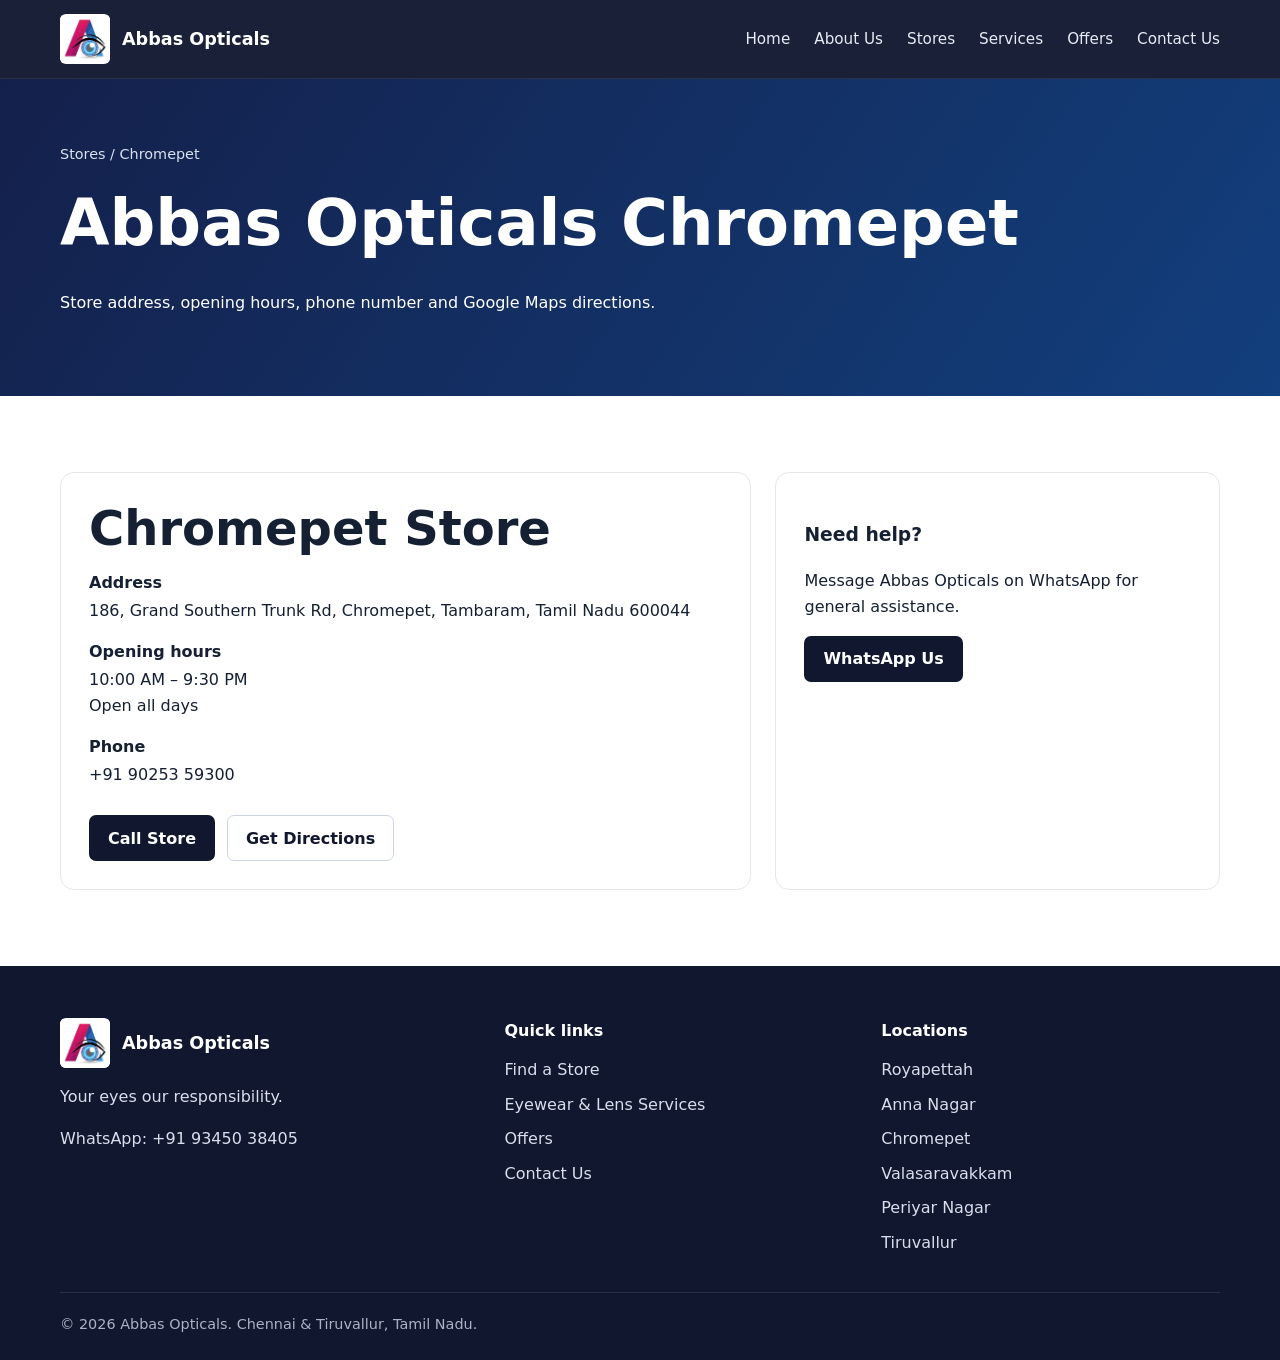
<file: stores/chromepet.html>
<!doctype html><html lang="en"><head><meta charset="utf-8"><meta name="viewport" content="width=device-width,initial-scale=1"><title>Abbas Opticals Chromepet | Address, Phone &amp; Directions</title><meta name="description" content="Visit Abbas Opticals Chromepet. View address, opening hours, phone number and Google Maps directions."><link rel="canonical" href="https://abbasopticals.com/stores/chromepet.html"><link rel="icon" href="/assets/logo.png"><link rel="stylesheet" href="/assets/styles.css"><script type="application/ld+json">{"@context": "https://schema.org", "@type": "Optician", "name": "Abbas Opticals Chromepet", "url": "https://abbasopticals.com/stores/chromepet.html", "image": "https://abbasopticals.com/assets/logo.png", "telephone": "+91 90253 59300", "address": {"@type": "PostalAddress", "streetAddress": "186, Grand Southern Trunk Rd, Chromepet, Tambaram, Tamil Nadu 600044", "addressLocality": "Tambaram", "addressRegion": "Tamil Nadu", "addressCountry": "IN"}, "openingHours": "Mo-Su 10:00-21:30", "sameAs": ["https://share.google/uc9RBxB8da132KmlM"]}</script></head><body><header class="site-header"><div class="container nav"><a class="brand" href="/"> <img src="/assets/logo.png" alt="Abbas Opticals logo"><span>Abbas Opticals</span></a><button class="menu-btn" aria-label="Open menu">☰</button><nav class="navlinks"><a href="/">Home</a><a href="/about.html">About Us</a><a href="/stores/">Stores</a><a href="/services.html">Services</a><a href="/offers.html">Offers</a><a href="/contact.html">Contact Us</a></nav></div></header><main><section class="page-hero"><div class="container"><div class="breadcrumb"><a href="/stores/">Stores</a> / Chromepet</div><h1>Abbas Opticals Chromepet</h1><p>Store address, opening hours, phone number and Google Maps directions.</p></div></section><section class="section"><div class="container"><div class="store-detail"><div class="content-card"><h2>Chromepet Store</h2><div class="detail-list"><div class="detail-item"><strong>Address</strong>186, Grand Southern Trunk Rd, Chromepet, Tambaram, Tamil Nadu 600044</div><div class="detail-item"><strong>Opening hours</strong>10:00 AM – 9:30 PM<br>Open all days</div><div class="detail-item"><strong>Phone</strong><a href="tel:+919025359300">+91 90253 59300</a></div></div><div class="actions"><a class="btn btn-dark" href="tel:+919025359300">Call Store</a><a class="btn btn-outline" href="https://share.google/uc9RBxB8da132KmlM" target="_blank" rel="noopener">Get Directions</a></div></div><aside class="content-card"><h3>Need help?</h3><p>Message Abbas Opticals on WhatsApp for general assistance.</p><a class="btn btn-dark" href="https://wa.me/919345038405?text=Hi%20Abbas%20Opticals%2C%20I%20found%20you%20through%20your%20website%20and%20would%20like%20assistance." target="_blank" rel="noopener">WhatsApp Us</a></aside></div></div></section></main><footer class="footer"><div class="container"><div class="footer-grid"><div><a class="brand" href="/"><img src="/assets/logo.png" alt="Abbas Opticals logo"><span>Abbas Opticals</span></a><p>Your eyes our responsibility.</p><a href="https://wa.me/919345038405?text=Hi%20Abbas%20Opticals%2C%20I%20found%20you%20through%20your%20website%20and%20would%20like%20assistance." target="_blank" rel="noopener">WhatsApp: +91 93450 38405</a></div><div><h4>Quick links</h4><div class="footer-links"><a href="/stores/">Find a Store</a><a href="/services.html">Eyewear & Lens Services</a><a href="/offers.html">Offers</a><a href="/contact.html">Contact Us</a></div></div><div><h4>Locations</h4><div class="footer-links"><a href="/stores/royapettah.html">Royapettah</a><a href="/stores/anna-nagar.html">Anna Nagar</a><a href="/stores/chromepet.html">Chromepet</a><a href="/stores/valasaravakkam.html">Valasaravakkam</a><a href="/stores/periyar-nagar.html">Periyar Nagar</a><a href="/stores/tiruvallur.html">Tiruvallur</a></div></div></div><div class="copyright">© 2026 Abbas Opticals. Chennai & Tiruvallur, Tamil Nadu.</div></div></footer><script src="/assets/site.js" defer></script></body></html>
</file>
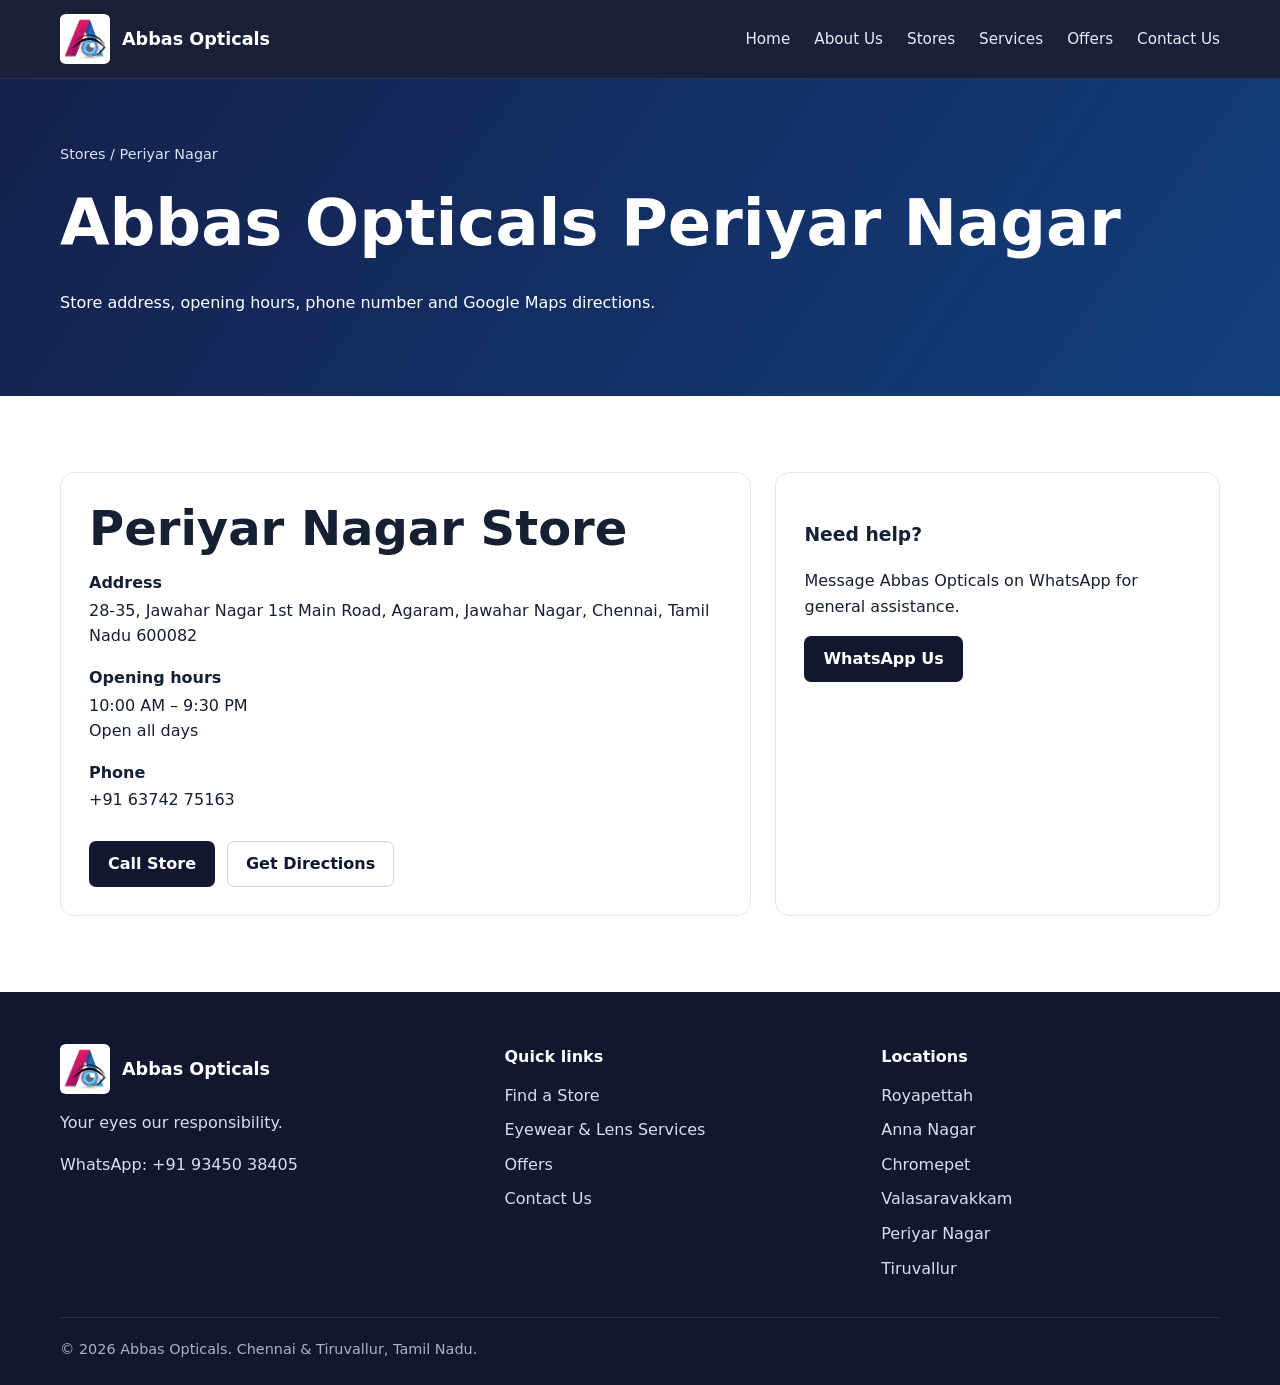
<file: stores/periyar-nagar.html>
<!doctype html><html lang="en"><head><meta charset="utf-8"><meta name="viewport" content="width=device-width,initial-scale=1"><title>Abbas Opticals Periyar Nagar | Address, Phone &amp; Directions</title><meta name="description" content="Visit Abbas Opticals Periyar Nagar. View address, opening hours, phone number and Google Maps directions."><link rel="canonical" href="https://abbasopticals.com/stores/periyar-nagar.html"><link rel="icon" href="/assets/logo.png"><link rel="stylesheet" href="/assets/styles.css"><script type="application/ld+json">{"@context": "https://schema.org", "@type": "Optician", "name": "Abbas Opticals Periyar Nagar", "url": "https://abbasopticals.com/stores/periyar-nagar.html", "image": "https://abbasopticals.com/assets/logo.png", "telephone": "+91 63742 75163", "address": {"@type": "PostalAddress", "streetAddress": "28-35, Jawahar Nagar 1st Main Road, Agaram, Jawahar Nagar, Chennai, Tamil Nadu 600082", "addressLocality": "Chennai", "addressRegion": "Tamil Nadu", "addressCountry": "IN"}, "openingHours": "Mo-Su 10:00-21:30", "sameAs": ["https://share.google/J8e9quARTIwfPeVNs"]}</script></head><body><header class="site-header"><div class="container nav"><a class="brand" href="/"> <img src="/assets/logo.png" alt="Abbas Opticals logo"><span>Abbas Opticals</span></a><button class="menu-btn" aria-label="Open menu">☰</button><nav class="navlinks"><a href="/">Home</a><a href="/about.html">About Us</a><a href="/stores/">Stores</a><a href="/services.html">Services</a><a href="/offers.html">Offers</a><a href="/contact.html">Contact Us</a></nav></div></header><main><section class="page-hero"><div class="container"><div class="breadcrumb"><a href="/stores/">Stores</a> / Periyar Nagar</div><h1>Abbas Opticals Periyar Nagar</h1><p>Store address, opening hours, phone number and Google Maps directions.</p></div></section><section class="section"><div class="container"><div class="store-detail"><div class="content-card"><h2>Periyar Nagar Store</h2><div class="detail-list"><div class="detail-item"><strong>Address</strong>28-35, Jawahar Nagar 1st Main Road, Agaram, Jawahar Nagar, Chennai, Tamil Nadu 600082</div><div class="detail-item"><strong>Opening hours</strong>10:00 AM – 9:30 PM<br>Open all days</div><div class="detail-item"><strong>Phone</strong><a href="tel:+916374275163">+91 63742 75163</a></div></div><div class="actions"><a class="btn btn-dark" href="tel:+916374275163">Call Store</a><a class="btn btn-outline" href="https://share.google/J8e9quARTIwfPeVNs" target="_blank" rel="noopener">Get Directions</a></div></div><aside class="content-card"><h3>Need help?</h3><p>Message Abbas Opticals on WhatsApp for general assistance.</p><a class="btn btn-dark" href="https://wa.me/919345038405?text=Hi%20Abbas%20Opticals%2C%20I%20found%20you%20through%20your%20website%20and%20would%20like%20assistance." target="_blank" rel="noopener">WhatsApp Us</a></aside></div></div></section></main><footer class="footer"><div class="container"><div class="footer-grid"><div><a class="brand" href="/"><img src="/assets/logo.png" alt="Abbas Opticals logo"><span>Abbas Opticals</span></a><p>Your eyes our responsibility.</p><a href="https://wa.me/919345038405?text=Hi%20Abbas%20Opticals%2C%20I%20found%20you%20through%20your%20website%20and%20would%20like%20assistance." target="_blank" rel="noopener">WhatsApp: +91 93450 38405</a></div><div><h4>Quick links</h4><div class="footer-links"><a href="/stores/">Find a Store</a><a href="/services.html">Eyewear & Lens Services</a><a href="/offers.html">Offers</a><a href="/contact.html">Contact Us</a></div></div><div><h4>Locations</h4><div class="footer-links"><a href="/stores/royapettah.html">Royapettah</a><a href="/stores/anna-nagar.html">Anna Nagar</a><a href="/stores/chromepet.html">Chromepet</a><a href="/stores/valasaravakkam.html">Valasaravakkam</a><a href="/stores/periyar-nagar.html">Periyar Nagar</a><a href="/stores/tiruvallur.html">Tiruvallur</a></div></div></div><div class="copyright">© 2026 Abbas Opticals. Chennai & Tiruvallur, Tamil Nadu.</div></div></footer><script src="/assets/site.js" defer></script></body></html>
</file>
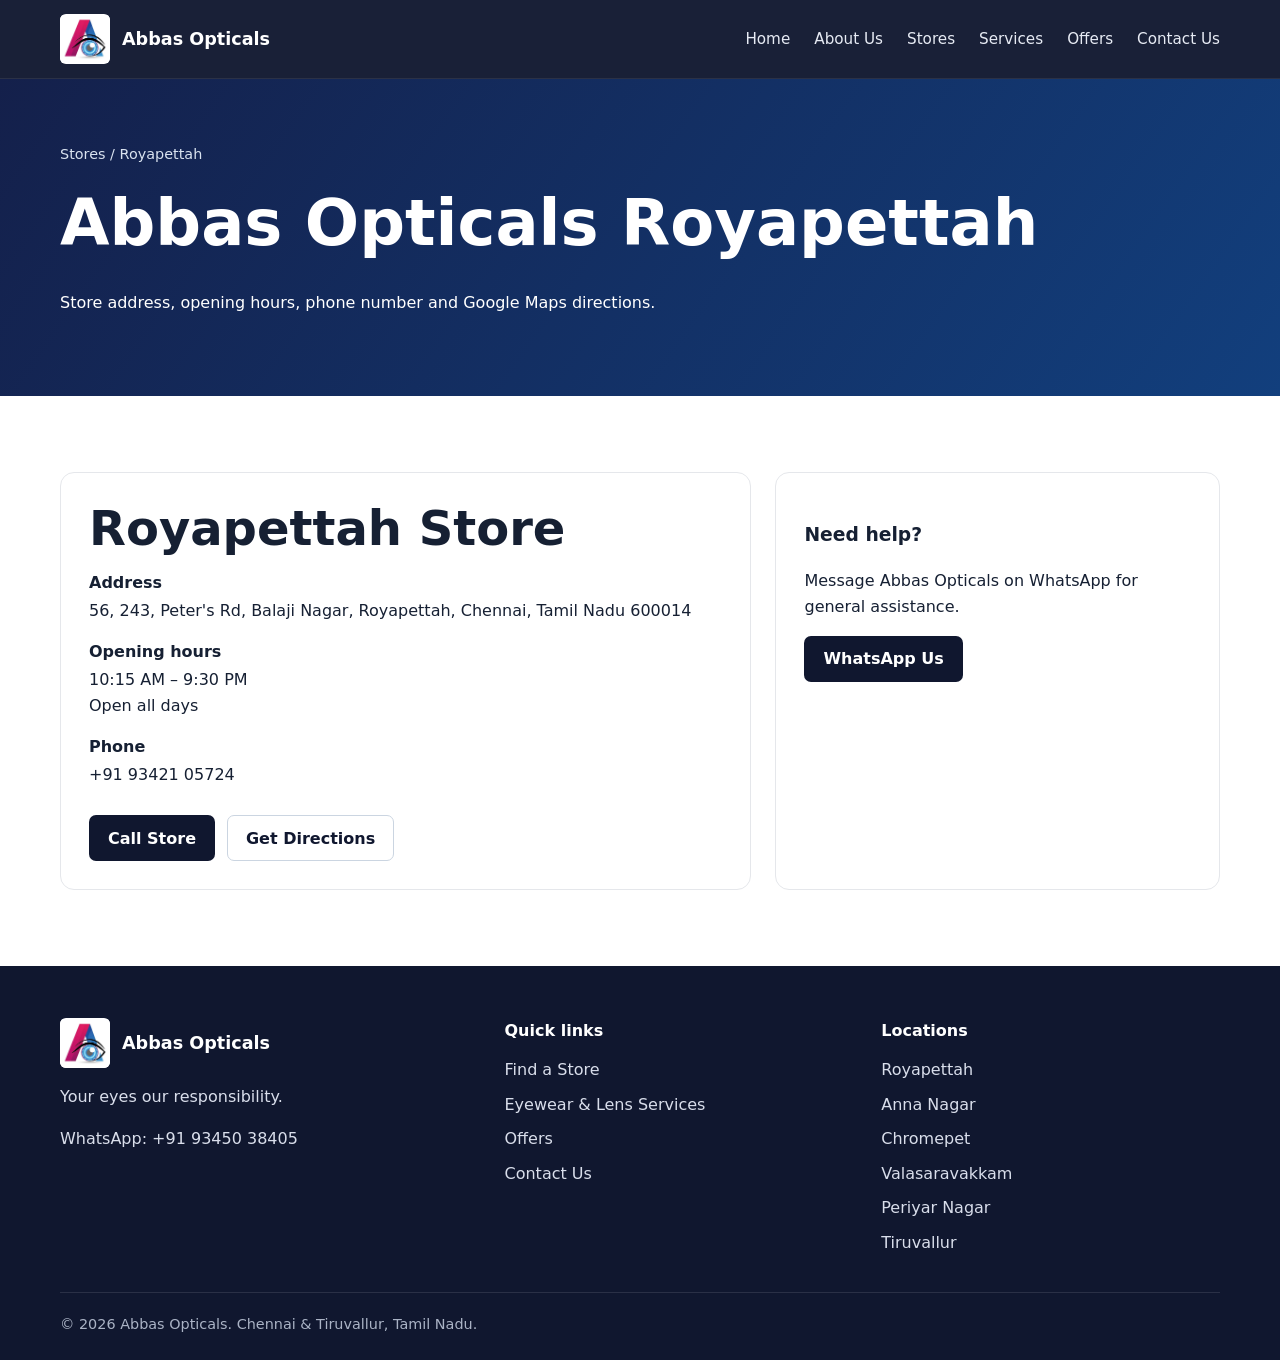
<file: stores/royapettah.html>
<!doctype html><html lang="en"><head><meta charset="utf-8"><meta name="viewport" content="width=device-width,initial-scale=1"><title>Abbas Opticals Royapettah | Address, Phone &amp; Directions</title><meta name="description" content="Visit Abbas Opticals Royapettah. View address, opening hours, phone number and Google Maps directions."><link rel="canonical" href="https://abbasopticals.com/stores/royapettah.html"><link rel="icon" href="/assets/logo.png"><link rel="stylesheet" href="/assets/styles.css"><script type="application/ld+json">{"@context": "https://schema.org", "@type": "Optician", "name": "Abbas Opticals Royapettah", "url": "https://abbasopticals.com/stores/royapettah.html", "image": "https://abbasopticals.com/assets/logo.png", "telephone": "+91 93421 05724", "address": {"@type": "PostalAddress", "streetAddress": "56, 243, Peter's Rd, Balaji Nagar, Royapettah, Chennai, Tamil Nadu 600014", "addressLocality": "Chennai", "addressRegion": "Tamil Nadu", "addressCountry": "IN"}, "openingHours": "Mo-Su 10:15-21:30", "sameAs": ["https://share.google/uCdXD1ZW5gvnIDTOS"]}</script></head><body><header class="site-header"><div class="container nav"><a class="brand" href="/"> <img src="/assets/logo.png" alt="Abbas Opticals logo"><span>Abbas Opticals</span></a><button class="menu-btn" aria-label="Open menu">☰</button><nav class="navlinks"><a href="/">Home</a><a href="/about.html">About Us</a><a href="/stores/">Stores</a><a href="/services.html">Services</a><a href="/offers.html">Offers</a><a href="/contact.html">Contact Us</a></nav></div></header><main><section class="page-hero"><div class="container"><div class="breadcrumb"><a href="/stores/">Stores</a> / Royapettah</div><h1>Abbas Opticals Royapettah</h1><p>Store address, opening hours, phone number and Google Maps directions.</p></div></section><section class="section"><div class="container"><div class="store-detail"><div class="content-card"><h2>Royapettah Store</h2><div class="detail-list"><div class="detail-item"><strong>Address</strong>56, 243, Peter's Rd, Balaji Nagar, Royapettah, Chennai, Tamil Nadu 600014</div><div class="detail-item"><strong>Opening hours</strong>10:15 AM – 9:30 PM<br>Open all days</div><div class="detail-item"><strong>Phone</strong><a href="tel:+919342105724">+91 93421 05724</a></div></div><div class="actions"><a class="btn btn-dark" href="tel:+919342105724">Call Store</a><a class="btn btn-outline" href="https://share.google/uCdXD1ZW5gvnIDTOS" target="_blank" rel="noopener">Get Directions</a></div></div><aside class="content-card"><h3>Need help?</h3><p>Message Abbas Opticals on WhatsApp for general assistance.</p><a class="btn btn-dark" href="https://wa.me/919345038405?text=Hi%20Abbas%20Opticals%2C%20I%20found%20you%20through%20your%20website%20and%20would%20like%20assistance." target="_blank" rel="noopener">WhatsApp Us</a></aside></div></div></section></main><footer class="footer"><div class="container"><div class="footer-grid"><div><a class="brand" href="/"><img src="/assets/logo.png" alt="Abbas Opticals logo"><span>Abbas Opticals</span></a><p>Your eyes our responsibility.</p><a href="https://wa.me/919345038405?text=Hi%20Abbas%20Opticals%2C%20I%20found%20you%20through%20your%20website%20and%20would%20like%20assistance." target="_blank" rel="noopener">WhatsApp: +91 93450 38405</a></div><div><h4>Quick links</h4><div class="footer-links"><a href="/stores/">Find a Store</a><a href="/services.html">Eyewear & Lens Services</a><a href="/offers.html">Offers</a><a href="/contact.html">Contact Us</a></div></div><div><h4>Locations</h4><div class="footer-links"><a href="/stores/royapettah.html">Royapettah</a><a href="/stores/anna-nagar.html">Anna Nagar</a><a href="/stores/chromepet.html">Chromepet</a><a href="/stores/valasaravakkam.html">Valasaravakkam</a><a href="/stores/periyar-nagar.html">Periyar Nagar</a><a href="/stores/tiruvallur.html">Tiruvallur</a></div></div></div><div class="copyright">© 2026 Abbas Opticals. Chennai & Tiruvallur, Tamil Nadu.</div></div></footer><script src="/assets/site.js" defer></script></body></html>
</file>
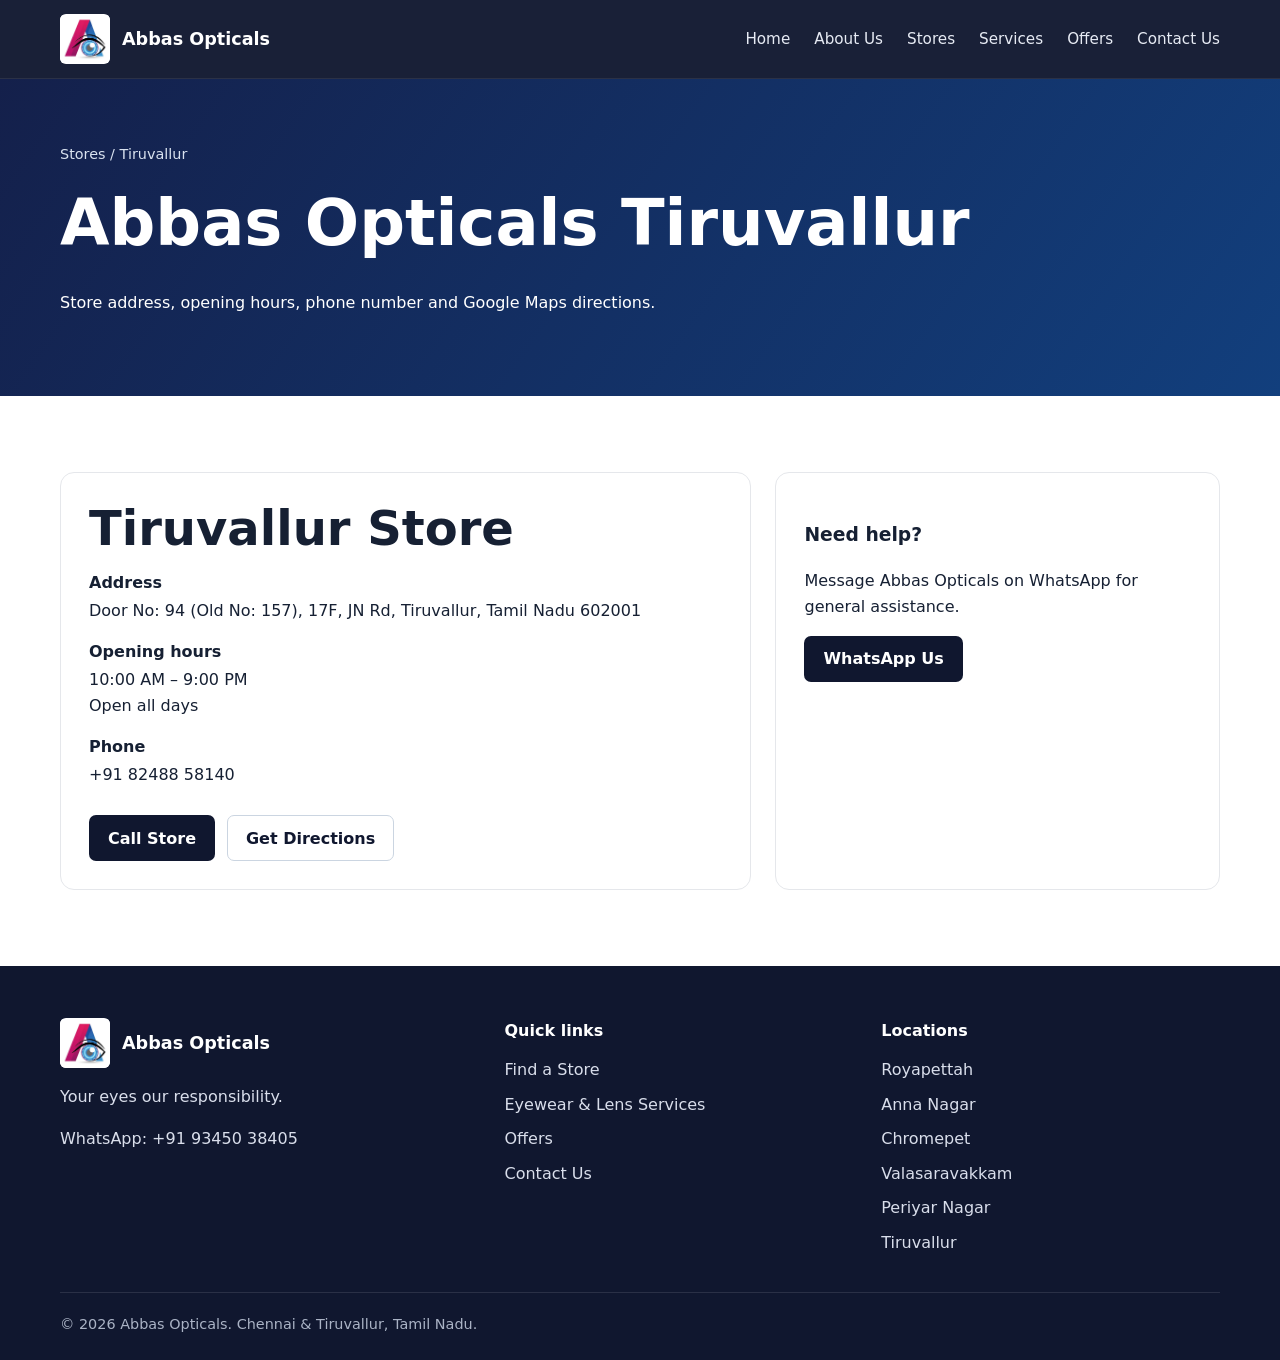
<file: stores/tiruvallur.html>
<!doctype html><html lang="en"><head><meta charset="utf-8"><meta name="viewport" content="width=device-width,initial-scale=1"><title>Abbas Opticals Tiruvallur | Address, Phone &amp; Directions</title><meta name="description" content="Visit Abbas Opticals Tiruvallur. View address, opening hours, phone number and Google Maps directions."><link rel="canonical" href="https://abbasopticals.com/stores/tiruvallur.html"><link rel="icon" href="/assets/logo.png"><link rel="stylesheet" href="/assets/styles.css"><script type="application/ld+json">{"@context": "https://schema.org", "@type": "Optician", "name": "Abbas Opticals Tiruvallur", "url": "https://abbasopticals.com/stores/tiruvallur.html", "image": "https://abbasopticals.com/assets/logo.png", "telephone": "+91 82488 58140", "address": {"@type": "PostalAddress", "streetAddress": "Door No: 94 (Old No: 157), 17F, JN Rd, Tiruvallur, Tamil Nadu 602001", "addressLocality": "Tiruvallur", "addressRegion": "Tamil Nadu", "addressCountry": "IN"}, "openingHours": "Mo-Su 10:00-21:00", "sameAs": ["https://share.google/GbrHIPQPOe6J3nFgJ"]}</script></head><body><header class="site-header"><div class="container nav"><a class="brand" href="/"> <img src="/assets/logo.png" alt="Abbas Opticals logo"><span>Abbas Opticals</span></a><button class="menu-btn" aria-label="Open menu">☰</button><nav class="navlinks"><a href="/">Home</a><a href="/about.html">About Us</a><a href="/stores/">Stores</a><a href="/services.html">Services</a><a href="/offers.html">Offers</a><a href="/contact.html">Contact Us</a></nav></div></header><main><section class="page-hero"><div class="container"><div class="breadcrumb"><a href="/stores/">Stores</a> / Tiruvallur</div><h1>Abbas Opticals Tiruvallur</h1><p>Store address, opening hours, phone number and Google Maps directions.</p></div></section><section class="section"><div class="container"><div class="store-detail"><div class="content-card"><h2>Tiruvallur Store</h2><div class="detail-list"><div class="detail-item"><strong>Address</strong>Door No: 94 (Old No: 157), 17F, JN Rd, Tiruvallur, Tamil Nadu 602001</div><div class="detail-item"><strong>Opening hours</strong>10:00 AM – 9:00 PM<br>Open all days</div><div class="detail-item"><strong>Phone</strong><a href="tel:+918248858140">+91 82488 58140</a></div></div><div class="actions"><a class="btn btn-dark" href="tel:+918248858140">Call Store</a><a class="btn btn-outline" href="https://share.google/GbrHIPQPOe6J3nFgJ" target="_blank" rel="noopener">Get Directions</a></div></div><aside class="content-card"><h3>Need help?</h3><p>Message Abbas Opticals on WhatsApp for general assistance.</p><a class="btn btn-dark" href="https://wa.me/919345038405?text=Hi%20Abbas%20Opticals%2C%20I%20found%20you%20through%20your%20website%20and%20would%20like%20assistance." target="_blank" rel="noopener">WhatsApp Us</a></aside></div></div></section></main><footer class="footer"><div class="container"><div class="footer-grid"><div><a class="brand" href="/"><img src="/assets/logo.png" alt="Abbas Opticals logo"><span>Abbas Opticals</span></a><p>Your eyes our responsibility.</p><a href="https://wa.me/919345038405?text=Hi%20Abbas%20Opticals%2C%20I%20found%20you%20through%20your%20website%20and%20would%20like%20assistance." target="_blank" rel="noopener">WhatsApp: +91 93450 38405</a></div><div><h4>Quick links</h4><div class="footer-links"><a href="/stores/">Find a Store</a><a href="/services.html">Eyewear & Lens Services</a><a href="/offers.html">Offers</a><a href="/contact.html">Contact Us</a></div></div><div><h4>Locations</h4><div class="footer-links"><a href="/stores/royapettah.html">Royapettah</a><a href="/stores/anna-nagar.html">Anna Nagar</a><a href="/stores/chromepet.html">Chromepet</a><a href="/stores/valasaravakkam.html">Valasaravakkam</a><a href="/stores/periyar-nagar.html">Periyar Nagar</a><a href="/stores/tiruvallur.html">Tiruvallur</a></div></div></div><div class="copyright">© 2026 Abbas Opticals. Chennai & Tiruvallur, Tamil Nadu.</div></div></footer><script src="/assets/site.js" defer></script></body></html>
</file>
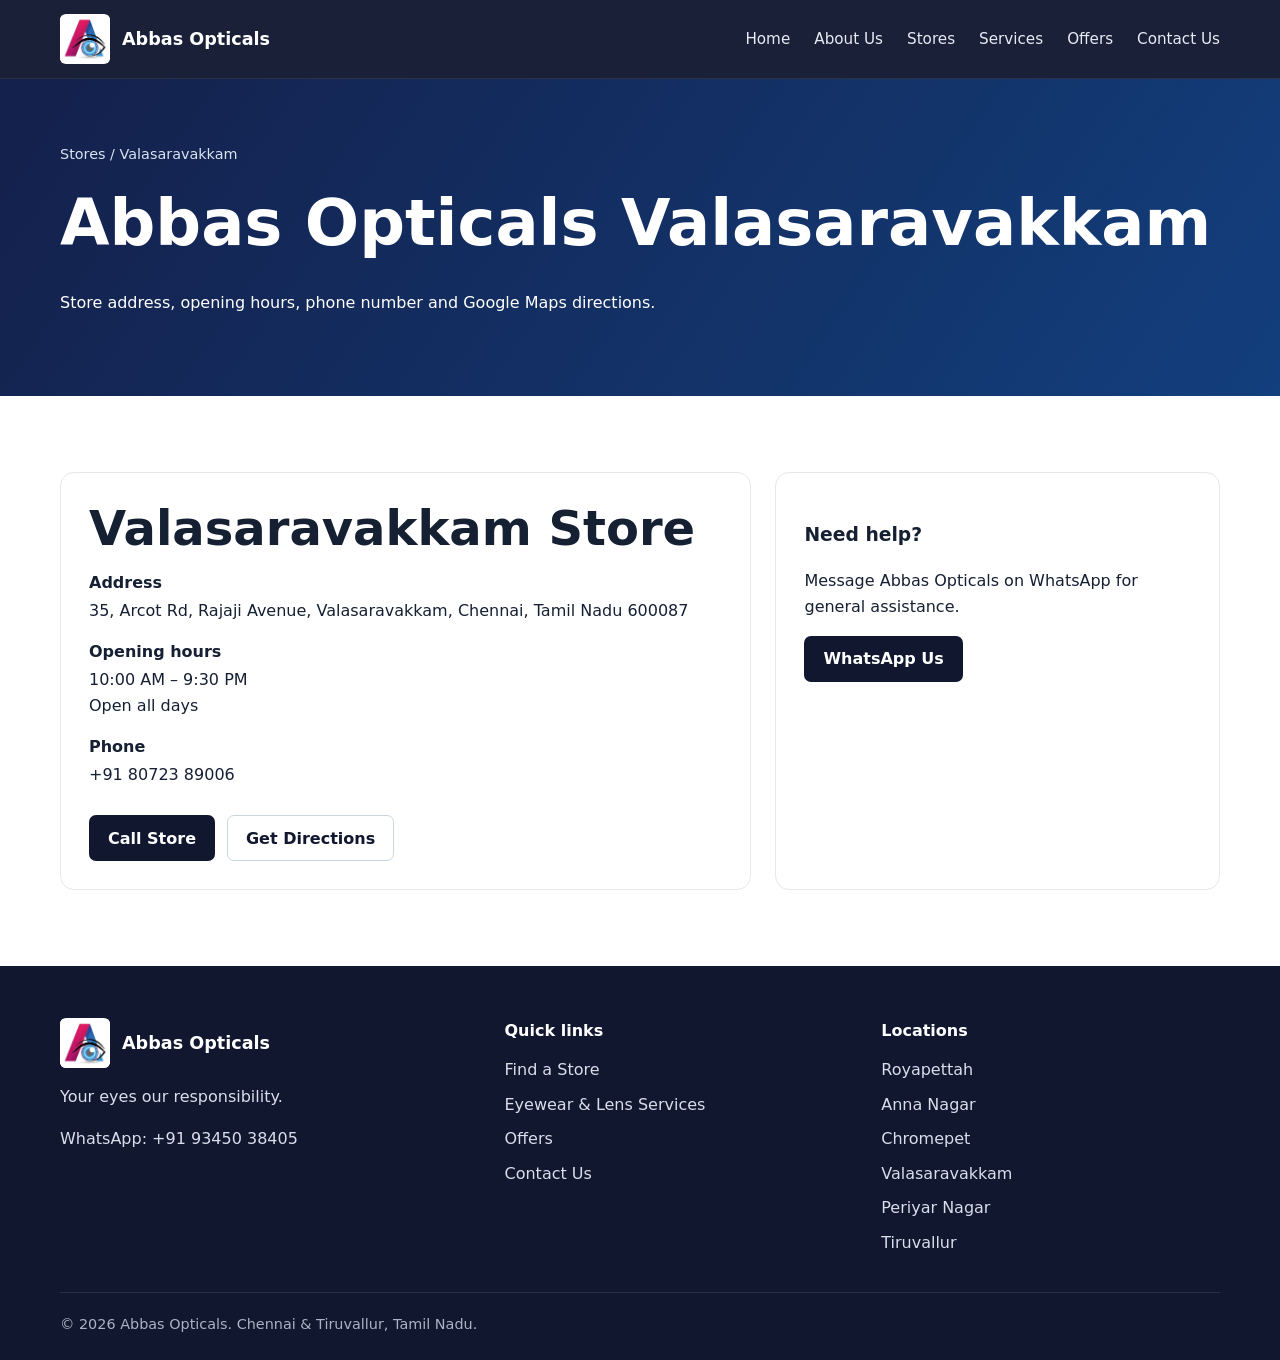
<file: stores/valasaravakkam.html>
<!doctype html><html lang="en"><head><meta charset="utf-8"><meta name="viewport" content="width=device-width,initial-scale=1"><title>Abbas Opticals Valasaravakkam | Address, Phone &amp; Directions</title><meta name="description" content="Visit Abbas Opticals Valasaravakkam. View address, opening hours, phone number and Google Maps directions."><link rel="canonical" href="https://abbasopticals.com/stores/valasaravakkam.html"><link rel="icon" href="/assets/logo.png"><link rel="stylesheet" href="/assets/styles.css"><script type="application/ld+json">{"@context": "https://schema.org", "@type": "Optician", "name": "Abbas Opticals Valasaravakkam", "url": "https://abbasopticals.com/stores/valasaravakkam.html", "image": "https://abbasopticals.com/assets/logo.png", "telephone": "+91 80723 89006", "address": {"@type": "PostalAddress", "streetAddress": "35, Arcot Rd, Rajaji Avenue, Valasaravakkam, Chennai, Tamil Nadu 600087", "addressLocality": "Chennai", "addressRegion": "Tamil Nadu", "addressCountry": "IN"}, "openingHours": "Mo-Su 10:00-21:30", "sameAs": ["https://share.google/SswGbIdh7DWVJxGRd"]}</script></head><body><header class="site-header"><div class="container nav"><a class="brand" href="/"> <img src="/assets/logo.png" alt="Abbas Opticals logo"><span>Abbas Opticals</span></a><button class="menu-btn" aria-label="Open menu">☰</button><nav class="navlinks"><a href="/">Home</a><a href="/about.html">About Us</a><a href="/stores/">Stores</a><a href="/services.html">Services</a><a href="/offers.html">Offers</a><a href="/contact.html">Contact Us</a></nav></div></header><main><section class="page-hero"><div class="container"><div class="breadcrumb"><a href="/stores/">Stores</a> / Valasaravakkam</div><h1>Abbas Opticals Valasaravakkam</h1><p>Store address, opening hours, phone number and Google Maps directions.</p></div></section><section class="section"><div class="container"><div class="store-detail"><div class="content-card"><h2>Valasaravakkam Store</h2><div class="detail-list"><div class="detail-item"><strong>Address</strong>35, Arcot Rd, Rajaji Avenue, Valasaravakkam, Chennai, Tamil Nadu 600087</div><div class="detail-item"><strong>Opening hours</strong>10:00 AM – 9:30 PM<br>Open all days</div><div class="detail-item"><strong>Phone</strong><a href="tel:+918072389006">+91 80723 89006</a></div></div><div class="actions"><a class="btn btn-dark" href="tel:+918072389006">Call Store</a><a class="btn btn-outline" href="https://share.google/SswGbIdh7DWVJxGRd" target="_blank" rel="noopener">Get Directions</a></div></div><aside class="content-card"><h3>Need help?</h3><p>Message Abbas Opticals on WhatsApp for general assistance.</p><a class="btn btn-dark" href="https://wa.me/919345038405?text=Hi%20Abbas%20Opticals%2C%20I%20found%20you%20through%20your%20website%20and%20would%20like%20assistance." target="_blank" rel="noopener">WhatsApp Us</a></aside></div></div></section></main><footer class="footer"><div class="container"><div class="footer-grid"><div><a class="brand" href="/"><img src="/assets/logo.png" alt="Abbas Opticals logo"><span>Abbas Opticals</span></a><p>Your eyes our responsibility.</p><a href="https://wa.me/919345038405?text=Hi%20Abbas%20Opticals%2C%20I%20found%20you%20through%20your%20website%20and%20would%20like%20assistance." target="_blank" rel="noopener">WhatsApp: +91 93450 38405</a></div><div><h4>Quick links</h4><div class="footer-links"><a href="/stores/">Find a Store</a><a href="/services.html">Eyewear & Lens Services</a><a href="/offers.html">Offers</a><a href="/contact.html">Contact Us</a></div></div><div><h4>Locations</h4><div class="footer-links"><a href="/stores/royapettah.html">Royapettah</a><a href="/stores/anna-nagar.html">Anna Nagar</a><a href="/stores/chromepet.html">Chromepet</a><a href="/stores/valasaravakkam.html">Valasaravakkam</a><a href="/stores/periyar-nagar.html">Periyar Nagar</a><a href="/stores/tiruvallur.html">Tiruvallur</a></div></div></div><div class="copyright">© 2026 Abbas Opticals. Chennai & Tiruvallur, Tamil Nadu.</div></div></footer><script src="/assets/site.js" defer></script></body></html>
</file>
<file: assets/styles.css>
:root{--navy:#10172f;--blue:#1d4f91;--blue2:#2878bd;--pink:#d4145a;--ink:#162033;--muted:#667085;--bg:#f7f8fb;--line:#e5e7eb;--white:#fff;--gold:#c5a05a}*{box-sizing:border-box}html{scroll-behavior:smooth}body{margin:0;font-family:Inter,ui-sans-serif,system-ui,-apple-system,BlinkMacSystemFont,"Segoe UI",sans-serif;color:var(--ink);background:var(--white);line-height:1.6}a{color:inherit;text-decoration:none}img{max-width:100%}.container{width:min(1160px,calc(100% - 36px));margin:auto}.site-header{position:sticky;top:0;z-index:20;background:rgba(16,23,47,.96);backdrop-filter:blur(10px);border-bottom:1px solid rgba(255,255,255,.08)}.nav{display:flex;align-items:center;justify-content:space-between;min-height:78px;gap:24px}.brand{display:flex;align-items:center;gap:12px;color:#fff;font-weight:750;font-size:1.1rem}.brand img{width:50px;height:50px;object-fit:contain;background:#fff;border-radius:6px}.navlinks{display:flex;gap:24px;align-items:center;color:#e7ebf4;font-size:.95rem}.navlinks a:hover{color:#fff}.menu-btn{display:none;background:none;border:0;color:#fff;font-size:1.7rem}.hero{background:radial-gradient(circle at 72% 42%,rgba(45,128,190,.45),transparent 24%),linear-gradient(125deg,#14204b 0%,#123f7d 52%,#1b1f4d 100%);color:#fff;padding:92px 0 88px;overflow:hidden}.eyebrow{text-transform:uppercase;letter-spacing:.16em;font-size:.78rem;font-weight:800;color:#f1d9a8}.hero h1{font-size:clamp(2.65rem,6vw,5rem);line-height:1.02;margin:14px 0 18px;max-width:820px}.hero p{font-size:1.15rem;color:#e8edf7;max-width:650px}.actions{display:flex;gap:12px;flex-wrap:wrap;margin-top:28px}.btn{display:inline-flex;align-items:center;justify-content:center;min-height:46px;padding:0 18px;border-radius:7px;font-weight:750;border:1px solid transparent}.btn-primary{background:#fff;color:#18284c}.btn-secondary{border-color:rgba(255,255,255,.55);color:#fff}.btn-dark{background:var(--navy);color:#fff}.btn-outline{border-color:#cbd5e1;color:var(--navy);background:#fff}.section{padding:76px 0}.section.alt{background:var(--bg)}.section h2{font-size:clamp(2rem,4vw,3rem);line-height:1.15;margin:0 0 14px}.lead{color:var(--muted);max-width:760px;margin:0 0 32px}.grid{display:grid;gap:20px}.service-grid{grid-template-columns:repeat(5,1fr)}.service{background:linear-gradient(165deg,#10162f,#1f477f);color:#fff;border-radius:14px;padding:28px 22px;min-height:215px}.service .bar{width:30px;height:3px;background:var(--gold);margin-bottom:24px}.service h3{margin:0 0 10px;font-size:1.25rem}.service p{color:#d7e2f1;font-size:.94rem;margin:0}.three{grid-template-columns:repeat(3,1fr)}.reason{border-top:2px solid #d8c8a7;background:#fff;border-radius:8px;padding:28px;box-shadow:0 1px 8px rgba(16,24,40,.04)}.reason .num{font-size:3rem;color:#eef0f4;font-weight:800}.reason h3{margin:6px 0}.cta{background:linear-gradient(125deg,#15224b,#174f8d);color:#fff;border-radius:18px;padding:52px;text-align:center}.cta p{color:#dfe8f6}.stores-grid{grid-template-columns:repeat(3,1fr)}.store-card{border:1px solid var(--line);border-radius:14px;overflow:hidden;background:#fff;display:flex;flex-direction:column}.store-card .head{background:linear-gradient(90deg,#1b5aa0,#28315d);color:#fff;padding:16px 20px;font-weight:800}.store-card .body{padding:20px;display:flex;flex-direction:column;gap:11px;flex:1}.meta{color:#475467;font-size:.95rem}.store-actions{display:flex;gap:10px;flex-wrap:wrap;margin-top:auto;padding-top:8px}.store-actions .btn{min-height:40px;font-size:.9rem}.page-hero{background:linear-gradient(125deg,#14204b,#123f7d);color:#fff;padding:64px 0}.page-hero h1{font-size:clamp(2.4rem,5vw,4.4rem);margin:6px 0 10px}.breadcrumb{color:#d9e2ef;font-size:.9rem}.content-card{border:1px solid var(--line);border-radius:14px;padding:28px;background:#fff}.store-detail{display:grid;grid-template-columns:1.4fr .9fr;gap:24px}.detail-list{display:grid;gap:16px}.detail-item strong{display:block;margin-bottom:2px}.footer{background:#10172f;color:#d9deeb;padding:52px 0 24px}.footer-grid{display:grid;grid-template-columns:1.2fr 1fr 1fr;gap:38px}.footer .brand{margin-bottom:16px}.footer h4{color:#fff;margin:0 0 13px}.footer-links{display:grid;gap:9px}.footer a:hover{color:#fff}.copyright{border-top:1px solid rgba(255,255,255,.11);margin-top:36px;padding-top:20px;color:#aab3c5;font-size:.9rem}.small{font-size:.9rem;color:var(--muted)}@media(max-width:960px){.service-grid{grid-template-columns:repeat(2,1fr)}.stores-grid,.three{grid-template-columns:repeat(2,1fr)}.store-detail{grid-template-columns:1fr}.navlinks{display:none}.menu-btn{display:block}.navlinks.open{display:flex;position:absolute;left:0;right:0;top:78px;background:#10172f;padding:18px 22px;flex-direction:column;align-items:flex-start}.footer-grid{grid-template-columns:1fr 1fr}.hero{padding-top:72px}}@media(max-width:640px){.service-grid,.stores-grid,.three,.footer-grid{grid-template-columns:1fr}.hero{padding:64px 0}.section{padding:58px 0}.cta{padding:34px 22px}.brand span{font-size:1rem}.nav{min-height:70px}.navlinks.open{top:70px}.store-actions .btn{flex:1}.hero h1{font-size:3rem}}
</file>
